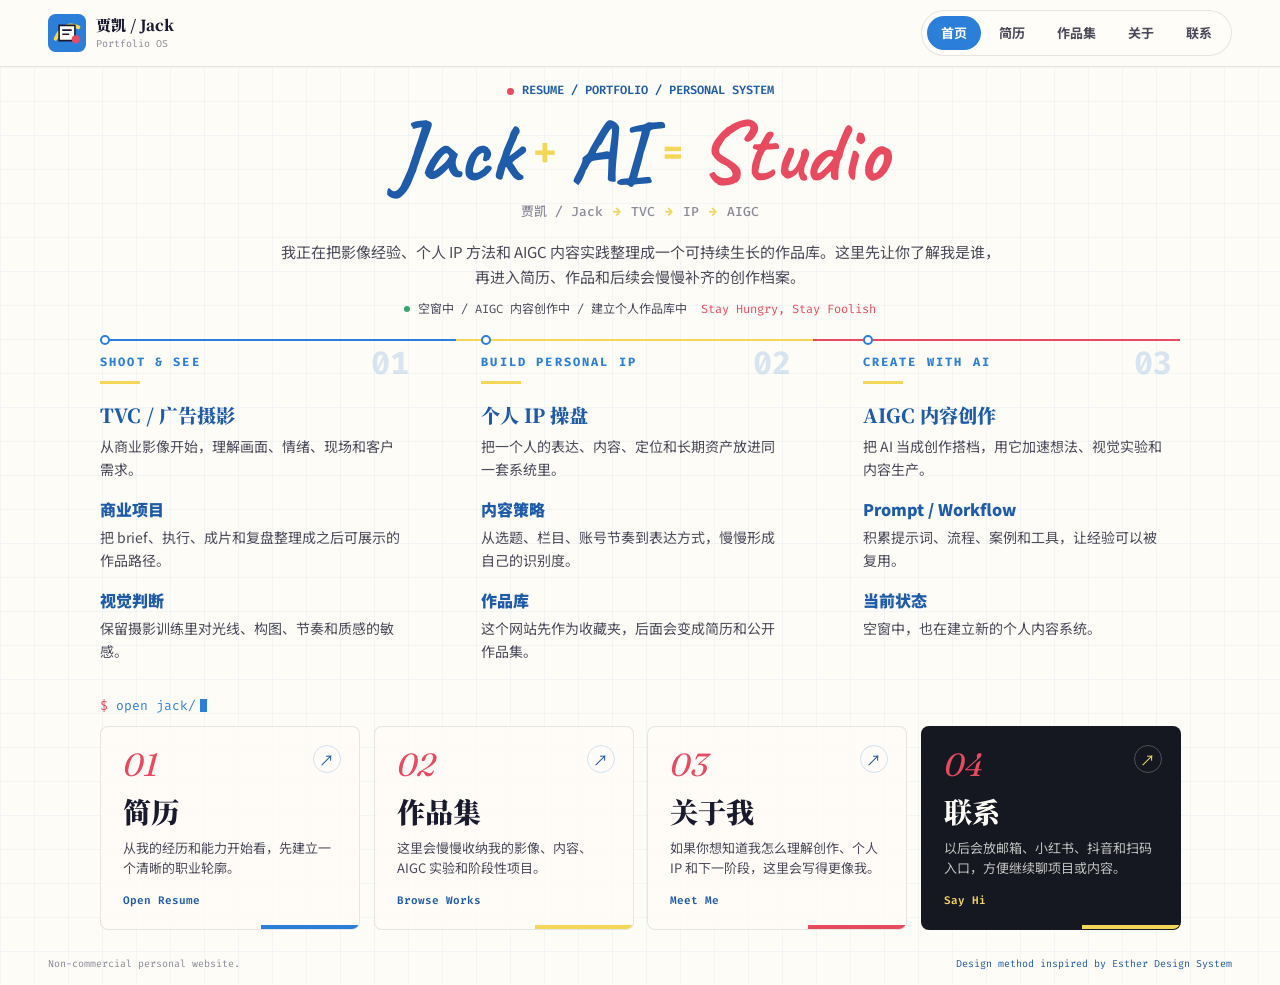
<file: index.html>
<!doctype html>
<html lang="zh-CN">
  <head>
    <meta charset="UTF-8" />
    <meta name="viewport" content="width=device-width, initial-scale=1.0" />
    <meta name="description" content="贾凯 / Jack 的个人作品集网站，作为简历入口、作品收藏与个人 IP 记录。" />
    <title>贾凯 / Jack | 首页</title>
    <link rel="preconnect" href="https://fonts.googleapis.com" />
    <link rel="preconnect" href="https://fonts.gstatic.com" crossorigin />
    <link
      href="https://fonts.googleapis.com/css2?family=Caveat:wght@600;700&family=Fira+Code:wght@400;500;600&family=Fraunces:opsz,wght,SOFT,WONK@9..144,400..900,40,1&family=Noto+Sans+SC:wght@400;500;700&family=Noto+Serif+SC:wght@700;900&display=swap"
      rel="stylesheet"
    />
    <link rel="stylesheet" href="styles.css" />
  </head>
  <body data-page="home">
    <header class="app-header">
      <a class="brand-lockup" href="index.html" aria-label="回到首页">
        <img src="assets/personal-mark.svg" alt="" class="brand-mark" />
        <span>
          <strong data-bind="name">贾凯 / Jack</strong>
          <em data-bind="handle">Portfolio OS</em>
        </span>
      </a>
      <nav class="nav-pills" aria-label="主导航">
        <a class="is-active" href="index.html" aria-current="page">首页</a>
        <a href="resume.html">简历</a>
        <a href="works.html">作品集</a>
        <a href="about.html">关于</a>
        <a href="contact.html">联系</a>
      </nav>
    </header>

    <main class="home-shell works-home">
      <section class="manifest-hero" aria-labelledby="homeTitle" data-reveal style="--reveal-order: 0">
        <p class="eyebrow manifest-eyebrow"><span class="signal-dot" aria-hidden="true"></span>Resume / Portfolio / Personal System</p>
        <h1 class="manifest-title" id="homeTitle" aria-label="Jack plus AI equals Studio">
          <span>Jack</span><i>+</i><span>AI</span><i>=</i><span>Studio</span>
        </h1>
        <p class="manifest-subline"><span>贾凯 / Jack</span><b aria-hidden="true">→</b><span>TVC</span><b aria-hidden="true">→</b><span>IP</span><b aria-hidden="true">→</b><span>AIGC</span></p>
        <p class="manifest-lead" data-bind="summary">
          我正在把影像经验、个人 IP 方法和 AIGC 内容实践整理成一个可持续生长的作品库。这里先让你了解我是谁，再进入简历、作品和后续会慢慢补齐的创作档案。
        </p>
        <div class="manifest-status">
          <span data-bind="availability">空窗中 / AIGC 内容创作中 / 建立个人作品库中</span>
          <em>Stay Hungry, Stay Foolish</em>
        </div>
      </section>

      <section class="capability-map" aria-label="个人经历地图" data-reveal style="--reveal-order: 1">
        <article class="capability-column" data-step="01">
          <p class="map-label">SHOOT & SEE</p>
          <div class="label-rule"></div>
          <h2>TVC / 广告摄影</h2>
          <p>从商业影像开始，理解画面、情绪、现场和客户需求。</p>
          <h3>商业项目</h3>
          <p>把 brief、执行、成片和复盘整理成之后可展示的作品路径。</p>
          <h3>视觉判断</h3>
          <p>保留摄影训练里对光线、构图、节奏和质感的敏感。</p>
        </article>
        <article class="capability-column" data-step="02">
          <p class="map-label">BUILD PERSONAL IP</p>
          <div class="label-rule"></div>
          <h2>个人 IP 操盘</h2>
          <p>把一个人的表达、内容、定位和长期资产放进同一套系统里。</p>
          <h3>内容策略</h3>
          <p>从选题、栏目、账号节奏到表达方式，慢慢形成自己的识别度。</p>
          <h3>作品库</h3>
          <p>这个网站先作为收藏夹，后面会变成简历和公开作品集。</p>
        </article>
        <article class="capability-column" data-step="03">
          <p class="map-label">CREATE WITH AI</p>
          <div class="label-rule"></div>
          <h2>AIGC 内容创作</h2>
          <p>把 AI 当成创作搭档，用它加速想法、视觉实验和内容生产。</p>
          <h3>Prompt / Workflow</h3>
          <p>积累提示词、流程、案例和工具，让经验可以被复用。</p>
          <h3>当前状态</h3>
          <p>空窗中，也在建立新的个人内容系统。</p>
        </article>
      </section>

      <section class="home-entries" aria-label="页面入口" data-reveal style="--reveal-order: 2">
        <p class="terminal-line"><span>$</span> open jack/<i aria-hidden="true"></i></p>
        <div class="portal-grid compact-portal">
        <a class="portal-card blue" href="resume.html" data-portal>
          <span class="portal-num">01</span>
          <span class="portal-arrow" aria-hidden="true">↗</span>
          <h2>简历</h2>
          <p>从我的经历和能力开始看，先建立一个清晰的职业轮廓。</p>
          <em>Open Resume</em>
        </a>
        <a class="portal-card yellow" href="works.html" data-portal>
          <span class="portal-num">02</span>
          <span class="portal-arrow" aria-hidden="true">↗</span>
          <h2>作品集</h2>
          <p>这里会慢慢收纳我的影像、内容、AIGC 实验和阶段性项目。</p>
          <em>Browse Works</em>
        </a>
        <a class="portal-card red" href="about.html" data-portal>
          <span class="portal-num">03</span>
          <span class="portal-arrow" aria-hidden="true">↗</span>
          <h2>关于我</h2>
          <p>如果你想知道我怎么理解创作、个人 IP 和下一阶段，这里会写得更像我。</p>
          <em>Meet Me</em>
        </a>
        <a class="portal-card dark" href="contact.html" data-portal>
          <span class="portal-num">04</span>
          <span class="portal-arrow" aria-hidden="true">↗</span>
          <h2>联系</h2>
          <p>以后会放邮箱、小红书、抖音和扫码入口，方便继续聊项目或内容。</p>
          <em>Say Hi</em>
        </a>
        </div>
      </section>
    </main>

    <footer class="site-credit">
      <span>Non-commercial personal website.</span>
      <a href="https://github.com/esthersjw/esther-design-system" target="_blank" rel="noreferrer">
        Design method inspired by Esther Design System
      </a>
    </footer>

    <div class="page-transition" aria-hidden="true"></div>

    <script src="data.js"></script>
    <script src="app.js"></script>
  </body>
</html>
</file>
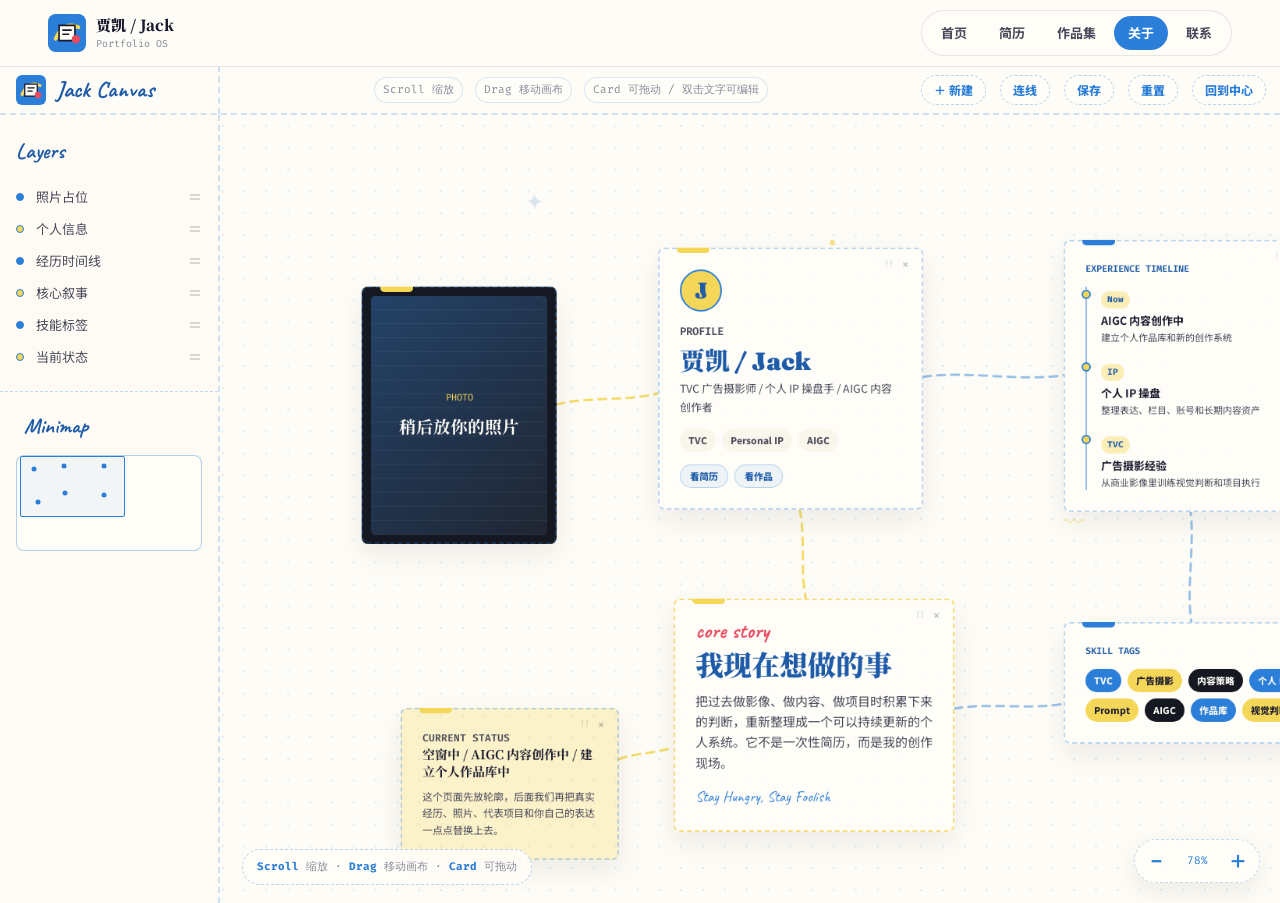
<file: about.html>
<!doctype html>
<html lang="zh-CN">
  <head>
    <meta charset="UTF-8" />
    <meta name="viewport" content="width=device-width, initial-scale=1.0" />
    <title>贾凯 / Jack | 关于我</title>
    <link rel="preconnect" href="https://fonts.googleapis.com" />
    <link rel="preconnect" href="https://fonts.gstatic.com" crossorigin />
    <link
      href="https://fonts.googleapis.com/css2?family=Caveat:wght@600;700&family=Fira+Code:wght@400;500;600&family=Fraunces:opsz,wght,SOFT,WONK@9..144,400..900,40,1&family=Noto+Sans+SC:wght@400;500;700&family=Noto+Serif+SC:wght@700;900&display=swap"
      rel="stylesheet"
    />
    <link rel="stylesheet" href="styles.css" />
  </head>
  <body data-page="about">
    <header class="app-header">
      <a class="brand-lockup" href="index.html">
        <img src="assets/personal-mark.svg" alt="" class="brand-mark" />
        <span><strong data-bind="name">贾凯 / Jack</strong><em data-bind="handle">Portfolio OS</em></span>
      </a>
      <nav class="nav-pills" aria-label="主导航">
        <a href="index.html">首页</a>
        <a href="resume.html">简历</a>
        <a href="works.html">作品集</a>
        <a class="is-active" href="about.html">关于</a>
        <a href="contact.html">联系</a>
      </nav>
    </header>

    <main class="about-os-app" aria-label="关于我的个人系统画布">
      <div class="about-toolbar">
        <div class="canvas-brand" aria-label="Jack Canvas">
          <img src="assets/personal-mark.svg" alt="" />
          <span>Jack Canvas</span>
        </div>
        <div class="about-toolbar-center">
          <span>Scroll 缩放</span>
          <span>Drag 移动画布</span>
          <span>Card 可拖动 / 双击文字可编辑</span>
        </div>
        <button class="tb-connect" type="button" id="aboutAddCard">＋ 新建</button>
        <button class="tb-connect" type="button" id="aboutConnectMode">连线</button>
        <button class="tb-connect" type="button" id="aboutSaveCanvas">保存</button>
        <button class="tb-connect" type="button" id="aboutClearCanvas">重置</button>
        <button class="tb-connect" type="button" id="aboutResetView">回到中心</button>
      </div>

      <div class="about-template-panel" id="aboutTemplatePanel" aria-hidden="true">
        <p class="hand-layer">New Card</p>
        <button type="button" data-card-template="text"><strong>文字卡</strong><span>标题 + 正文</span></button>
        <button type="button" data-card-template="quote"><strong>引用卡</strong><span>一句话 / 座右铭</span></button>
        <button type="button" data-card-template="sticky"><strong>便利贴</strong><span>短想法</span></button>
        <button type="button" data-card-template="dark"><strong>深色卡</strong><span>重点模块</span></button>
        <button type="button" data-card-template="link"><strong>链接卡</strong><span>跳转页面或外链</span></button>
        <button type="button" data-card-template="tags"><strong>标签卡</strong><span>技能 / 关键词</span></button>
      </div>

      <aside class="canvas-sidebar about-layer-sidebar" aria-label="画布图层">
        <div class="layer-panel" id="aboutLayerPanel">
          <p class="hand-layer">Layers</p>
          <button class="layer-row is-active" type="button" data-focus-card="about-card-profile"><span></span>个人信息<em></em></button>
          <button class="layer-row" type="button" data-focus-card="about-card-photo"><span></span>照片占位<em></em></button>
          <button class="layer-row" type="button" data-focus-card="about-card-timeline"><span></span>经历时间线<em></em></button>
          <button class="layer-row" type="button" data-focus-card="about-card-story"><span></span>核心叙事<em></em></button>
          <button class="layer-row" type="button" data-focus-card="about-card-skills"><span></span>技能标签<em></em></button>
          <button class="layer-row" type="button" data-focus-card="about-card-now"><span></span>当前状态<em></em></button>
        </div>
        <div class="minimap-card">
          <p class="hand-layer">Minimap</p>
          <div class="mini-map" id="aboutMiniMap" aria-label="画布缩略图">
            <div class="minimap-viewport-lite" id="aboutMiniViewport"></div>
          </div>
        </div>
      </aside>

      <section class="about-canvas-area" id="aboutCanvasArea">
        <div class="about-canvas-grid" id="aboutCanvasGrid"></div>
        <div class="about-canvas-transform" id="aboutCanvasTransform">
          <svg class="about-connections-svg" id="aboutConnectionsSvg" viewBox="0 0 2400 1600" aria-hidden="true"></svg>

          <div class="canvas-deco star" style="left: 430px; top: 86px">✦</div>
          <div class="canvas-deco dot" style="left: 820px; top: 160px"></div>
          <div class="canvas-deco wave" style="left: 1120px; top: 500px">〰</div>
          <div class="canvas-deco star" style="left: 1560px; top: 720px">✦</div>

          <article class="about-card about-card-photo" id="about-card-photo" data-card-title="照片占位" style="left: 220px; top: 220px">
            <div class="card-tape yellow"></div>
            <div class="card-controls"><span>⋮⋮</span><button type="button" data-delete-card aria-label="删除卡片">×</button></div>
            <div class="photo-placeholder">
              <span>PHOTO</span>
              <strong>稍后放你的照片</strong>
            </div>
          </article>

          <article class="about-card about-card-profile" id="about-card-profile" data-card-title="个人信息" style="left: 600px; top: 170px">
            <div class="card-tape yellow"></div>
            <div class="card-controls"><span>⋮⋮</span><button type="button" data-delete-card aria-label="删除卡片">×</button></div>
            <div class="avatar-chip">J</div>
            <p class="eyebrow">Profile</p>
            <h1 contenteditable="true" spellcheck="false">贾凯 / Jack</h1>
            <p contenteditable="true" spellcheck="false">TVC 广告摄影师 / 个人 IP 操盘手 / AIGC 内容创作者</p>
            <div class="tag-row compact-tags">
              <span class="pill">TVC</span>
              <span class="pill">Personal IP</span>
              <span class="pill">AIGC</span>
            </div>
            <div class="mini-actions">
              <a href="resume.html">看简历</a>
              <a href="works.html">看作品</a>
            </div>
          </article>

          <article class="about-card about-card-timeline" id="about-card-timeline" data-card-title="经历时间线" style="left: 1120px; top: 160px">
            <div class="card-tape blue"></div>
            <div class="card-controls"><span>⋮⋮</span><button type="button" data-delete-card aria-label="删除卡片">×</button></div>
            <p class="eyebrow">Experience Timeline</p>
            <div class="canvas-timeline">
              <div><time>Now</time><strong>AIGC 内容创作中</strong><span>建立个人作品库和新的创作系统</span></div>
              <div><time>IP</time><strong>个人 IP 操盘</strong><span>整理表达、栏目、账号和长期内容资产</span></div>
              <div><time>TVC</time><strong>广告摄影经验</strong><span>从商业影像里训练视觉判断和项目执行</span></div>
            </div>
          </article>

          <article class="about-card about-card-story" id="about-card-story" data-card-title="核心叙事" style="left: 620px; top: 620px">
            <div class="card-tape yellow"></div>
            <div class="card-controls"><span>⋮⋮</span><button type="button" data-delete-card aria-label="删除卡片">×</button></div>
            <p class="hand-note">core story</p>
            <h2 contenteditable="true" spellcheck="false">我现在想做的事</h2>
            <p contenteditable="true" spellcheck="false">
              把过去做影像、做内容、做项目时积累下来的判断，重新整理成一个可以持续更新的个人系统。它不是一次性简历，而是我的创作现场。
            </p>
            <em>Stay Hungry, Stay Foolish</em>
          </article>

          <article class="about-card about-card-skills" id="about-card-skills" data-card-title="技能标签" style="left: 1120px; top: 650px">
            <div class="card-tape blue"></div>
            <div class="card-controls"><span>⋮⋮</span><button type="button" data-delete-card aria-label="删除卡片">×</button></div>
            <p class="eyebrow">Skill Tags</p>
            <div class="floating-tags">
              <span>TVC</span>
              <span>广告摄影</span>
              <span>内容策略</span>
              <span>个人 IP</span>
              <span>Prompt</span>
              <span>AIGC</span>
              <span>作品库</span>
              <span>视觉判断</span>
            </div>
          </article>

          <article class="about-card about-card-now" id="about-card-now" data-card-title="当前状态" style="left: 270px; top: 760px">
            <div class="card-tape yellow"></div>
            <div class="card-controls"><span>⋮⋮</span><button type="button" data-delete-card aria-label="删除卡片">×</button></div>
            <p class="eyebrow">Current Status</p>
            <strong>空窗中 / AIGC 内容创作中 / 建立个人作品库中</strong>
            <p>这个页面先放轮廓，后面我们再把真实经历、照片、代表项目和你自己的表达一点点替换上去。</p>
          </article>
        </div>

        <div class="zoom-controls about-zoom-controls">
          <button class="zoom-btn" type="button" id="aboutZoomOut">−</button>
          <span class="zoom-pct" id="aboutZoomPct">85%</span>
          <button class="zoom-btn" type="button" id="aboutZoomIn">＋</button>
        </div>
        <div class="canvas-help">
          <span>Scroll</span> 缩放 · <span>Drag</span> 移动画布 · <span>Card</span> 可拖动
        </div>
      </section>
    </main>

    <script src="data.js"></script>
    <script src="app.js"></script>
  </body>
</html>
</file>
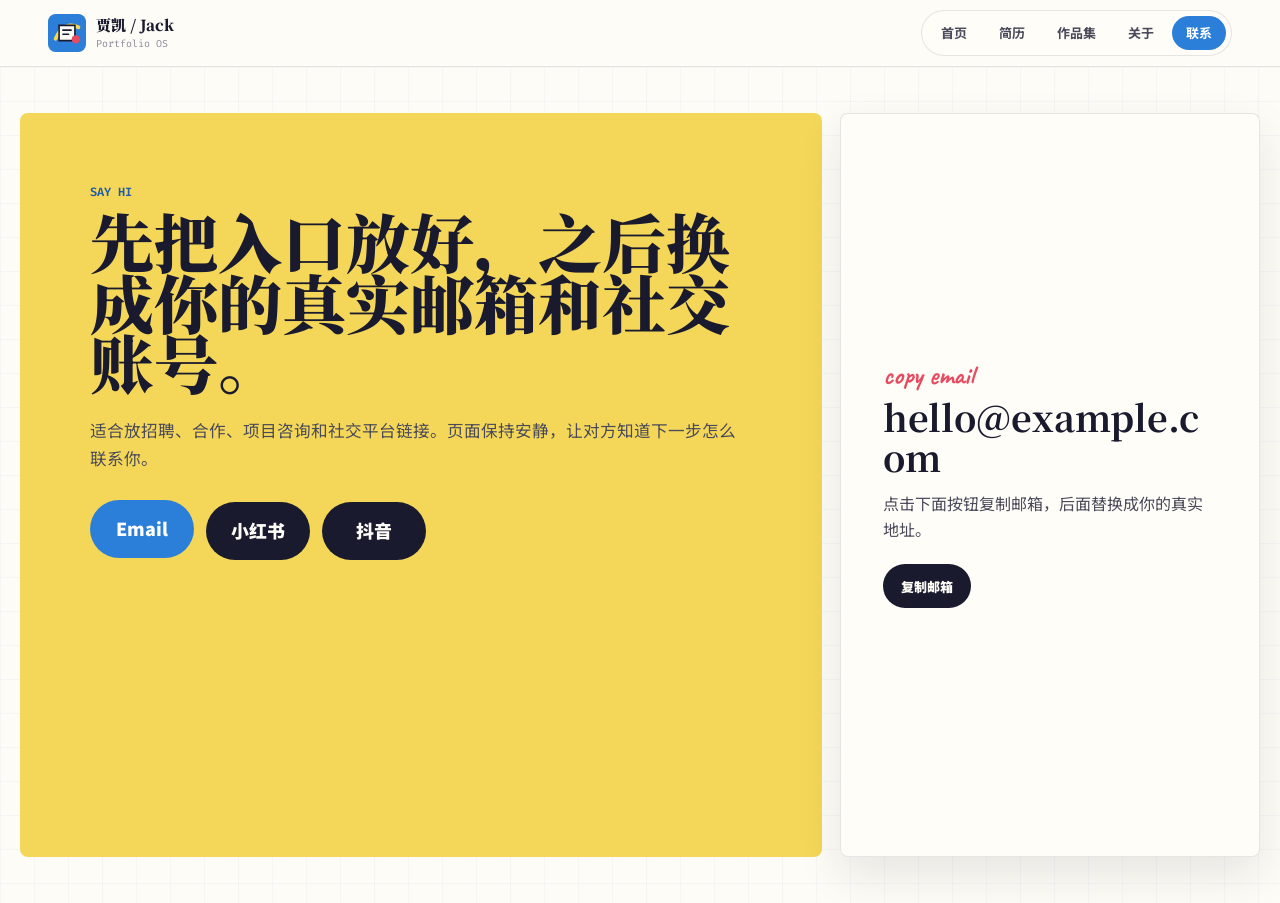
<file: contact.html>
<!doctype html>
<html lang="zh-CN">
  <head>
    <meta charset="UTF-8" />
    <meta name="viewport" content="width=device-width, initial-scale=1.0" />
    <title>个人作品集 | 联系</title>
    <link rel="preconnect" href="https://fonts.googleapis.com" />
    <link rel="preconnect" href="https://fonts.gstatic.com" crossorigin />
    <link
      href="https://fonts.googleapis.com/css2?family=Caveat:wght@600;700&family=Fira+Code:wght@400;500;600&family=Fraunces:opsz,wght,SOFT,WONK@9..144,400..900,40,1&family=Noto+Sans+SC:wght@400;500;700&family=Noto+Serif+SC:wght@700;900&display=swap"
      rel="stylesheet"
    />
    <link rel="stylesheet" href="styles.css" />
  </head>
  <body data-page="contact">
    <header class="app-header">
      <a class="brand-lockup" href="index.html">
        <img src="assets/personal-mark.svg" alt="" class="brand-mark" />
        <span><strong data-bind="name">你的名字</strong><em data-bind="handle">Portfolio OS</em></span>
      </a>
      <nav class="nav-pills" aria-label="主导航">
        <a href="index.html">首页</a>
        <a href="resume.html">简历</a>
        <a href="works.html">作品集</a>
        <a href="about.html">关于</a>
        <a class="is-active" href="contact.html">联系</a>
      </nav>
    </header>

    <main class="page-shell contact-layout">
      <section class="contact-panel">
        <p class="eyebrow">Say Hi</p>
        <h1>先把入口放好，之后换成你的真实邮箱和社交账号。</h1>
        <p class="lead">适合放招聘、合作、项目咨询和社交平台链接。页面保持安静，让对方知道下一步怎么联系你。</p>
        <div class="contact-actions" aria-label="联系方式">
          <button class="contact-pill is-active" type="button" data-contact-card="email">Email</button>
          <button class="contact-pill" type="button" data-contact-card="xiaohongshu">小红书</button>
          <button class="contact-pill" type="button" data-contact-card="douyin">抖音</button>
        </div>
      </section>
      <aside class="contact-flip-scene" aria-live="polite">
        <div class="contact-flip-card" id="contactFlipCard">
          <article class="contact-card-face contact-card-front" id="contactCardFace">
            <p class="hand-note" id="contactCardKicker">copy email</p>
            <strong id="contactCardTitle">hello@example.com</strong>
            <p id="contactCardBody">点击下面按钮复制邮箱，后面替换成你的真实地址。</p>
            <button class="copy-email" type="button" id="copyEmail">复制邮箱</button>
          </article>
          <article class="contact-card-face contact-card-back" id="contactCardBack">
            <p class="hand-note">scan me</p>
            <strong>扫码关注</strong>
            <div class="qr-placeholder">QR</div>
            <p>后面这里换成二维码图片。</p>
          </article>
        </div>
      </aside>
    </main>

    <script src="data.js"></script>
    <script src="app.js"></script>
  </body>
</html>
</file>
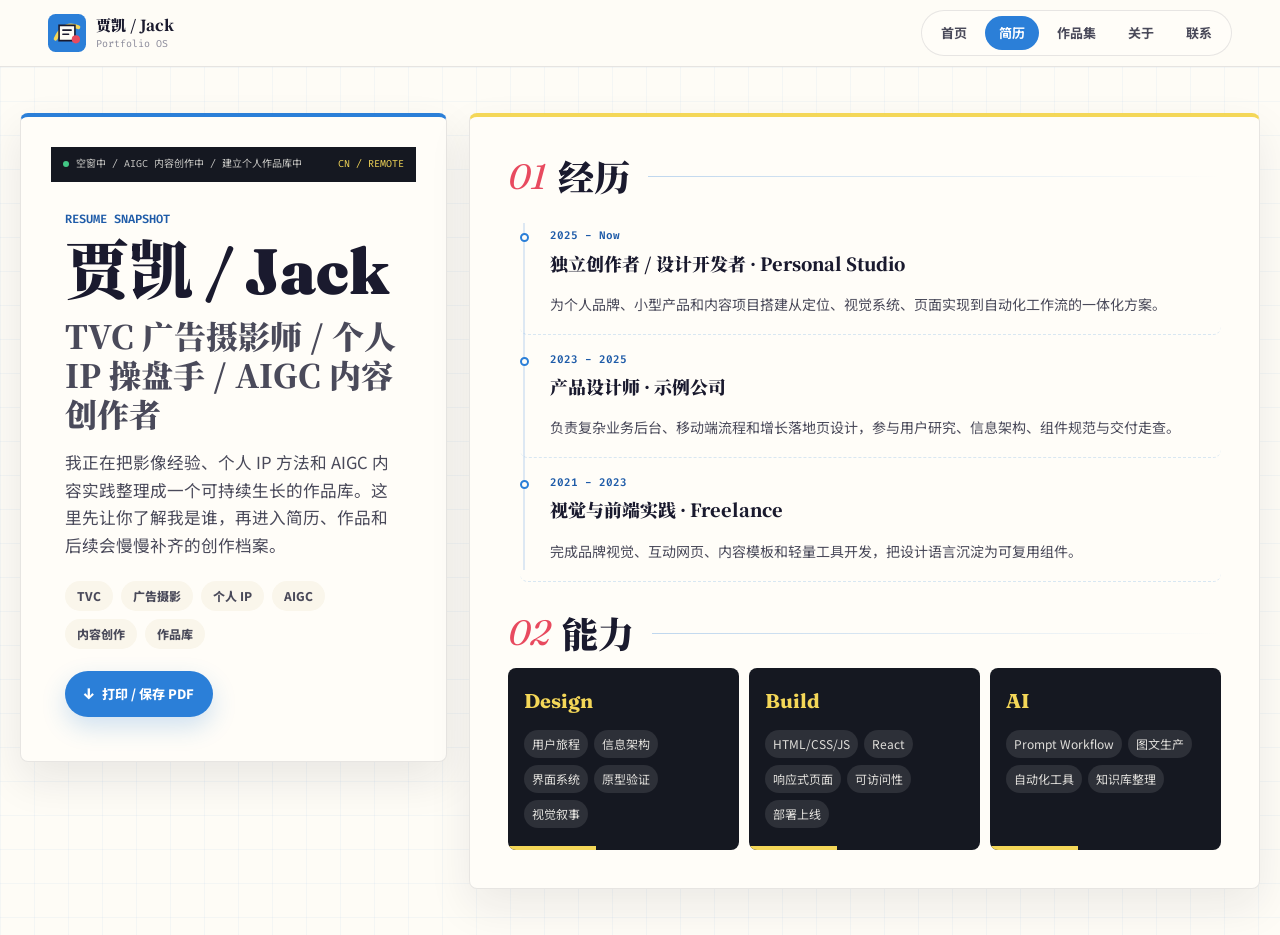
<file: resume.html>
<!doctype html>
<html lang="zh-CN">
  <head>
    <meta charset="UTF-8" />
    <meta name="viewport" content="width=device-width, initial-scale=1.0" />
    <title>个人作品集 | 简历</title>
    <link rel="preconnect" href="https://fonts.googleapis.com" />
    <link rel="preconnect" href="https://fonts.gstatic.com" crossorigin />
    <link
      href="https://fonts.googleapis.com/css2?family=Caveat:wght@600;700&family=Fira+Code:wght@400;500;600&family=Fraunces:opsz,wght,SOFT,WONK@9..144,400..900,40,1&family=Noto+Sans+SC:wght@400;500;700&family=Noto+Serif+SC:wght@700;900&display=swap"
      rel="stylesheet"
    />
    <link rel="stylesheet" href="styles.css" />
  </head>
  <body data-page="resume">
    <header class="app-header">
      <a class="brand-lockup" href="index.html">
        <img src="assets/personal-mark.svg" alt="" class="brand-mark" />
        <span><strong data-bind="name">你的名字</strong><em data-bind="handle">Portfolio OS</em></span>
      </a>
      <nav class="nav-pills" aria-label="主导航">
        <a href="index.html">首页</a>
        <a class="is-active" href="resume.html" aria-current="page">简历</a>
        <a href="works.html">作品集</a>
        <a href="about.html">关于</a>
        <a href="contact.html">联系</a>
      </nav>
    </header>

    <div class="resume-progress" aria-hidden="true"><span id="resumeProgressBar"></span></div>

    <main class="page-shell resume-layout">
      <section class="resume-profile" data-resume-reveal style="--resume-order: 0">
        <div class="resume-statusline">
          <span data-bind="availability">空窗中 / AIGC 内容创作中</span>
          <i>CN / REMOTE</i>
        </div>
        <p class="eyebrow">Resume Snapshot</p>
        <h1><span data-bind="name">你的名字</span><small data-bind="role">产品设计 / 前端创作 / AI 工作流</small></h1>
        <p class="lead" data-bind="summary"></p>
        <div class="tag-row" id="tagList"></div>
        <button class="primary-action" type="button" id="printResume"><span aria-hidden="true">↓</span>打印 / 保存 PDF</button>
      </section>

      <section class="resume-board" data-resume-reveal style="--resume-order: 1">
        <div class="board-section" data-resume-section>
          <div class="section-heading">
            <span>01</span>
            <h2>经历</h2>
          </div>
          <div class="timeline" id="experienceList"></div>
        </div>
        <div class="board-section" data-resume-section>
          <div class="section-heading">
            <span>02</span>
            <h2>能力</h2>
          </div>
          <div class="skill-grid compact" id="skillList"></div>
        </div>
      </section>
    </main>

    <script src="data.js"></script>
    <script src="app.js"></script>
  </body>
</html>
</file>
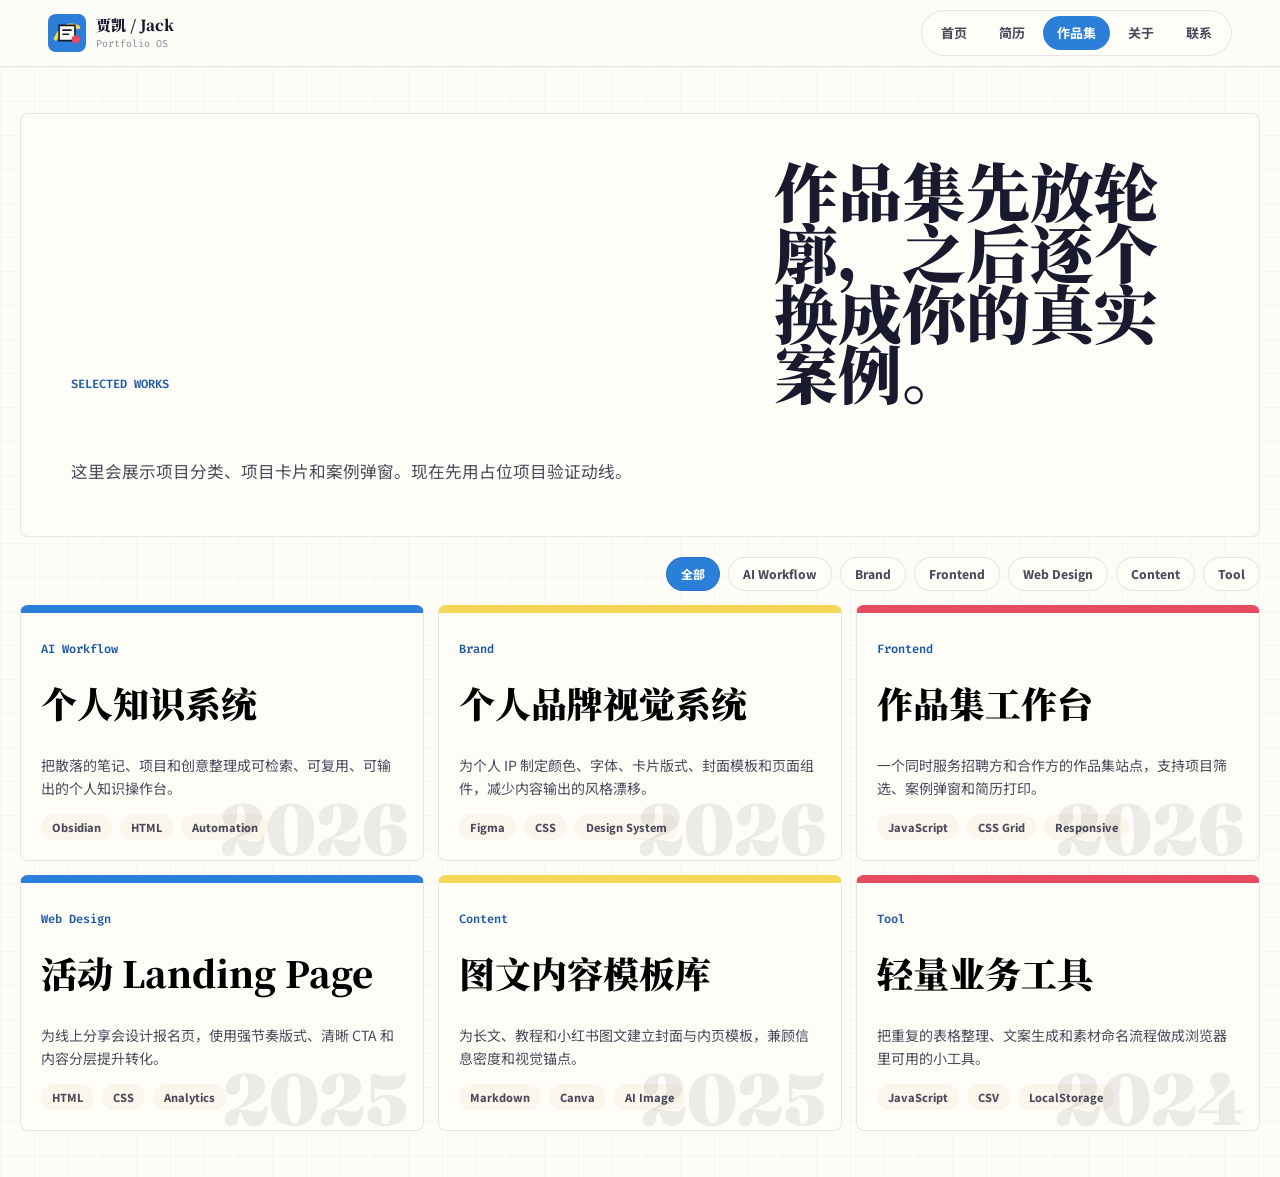
<file: works.html>
<!doctype html>
<html lang="zh-CN">
  <head>
    <meta charset="UTF-8" />
    <meta name="viewport" content="width=device-width, initial-scale=1.0" />
    <title>个人作品集 | 作品集</title>
    <link rel="preconnect" href="https://fonts.googleapis.com" />
    <link rel="preconnect" href="https://fonts.gstatic.com" crossorigin />
    <link
      href="https://fonts.googleapis.com/css2?family=Caveat:wght@600;700&family=Fira+Code:wght@400;500;600&family=Fraunces:opsz,wght,SOFT,WONK@9..144,400..900,40,1&family=Noto+Sans+SC:wght@400;500;700&family=Noto+Serif+SC:wght@700;900&display=swap"
      rel="stylesheet"
    />
    <link rel="stylesheet" href="styles.css" />
  </head>
  <body data-page="works">
    <header class="app-header">
      <a class="brand-lockup" href="index.html">
        <img src="assets/personal-mark.svg" alt="" class="brand-mark" />
        <span><strong data-bind="name">你的名字</strong><em data-bind="handle">Portfolio OS</em></span>
      </a>
      <nav class="nav-pills" aria-label="主导航">
        <a href="index.html">首页</a>
        <a href="resume.html">简历</a>
        <a class="is-active" href="works.html">作品集</a>
        <a href="about.html">关于</a>
        <a href="contact.html">联系</a>
      </nav>
    </header>

    <main class="page-shell">
      <section class="page-intro">
        <p class="eyebrow">Selected Works</p>
        <h1>作品集先放轮廓，之后逐个换成你的真实案例。</h1>
        <p class="lead">这里会展示项目分类、项目卡片和案例弹窗。现在先用占位项目验证动线。</p>
      </section>
      <section class="works-toolbar">
        <div class="filter-tabs" id="filterTabs" aria-label="作品分类筛选"></div>
      </section>
      <section class="project-grid" id="projectGrid" aria-label="项目列表"></section>
    </main>

    <div class="modal" id="projectModal" aria-hidden="true">
      <div class="modal-backdrop" data-close-modal></div>
      <article class="modal-panel" role="dialog" aria-modal="true" aria-labelledby="modalTitle">
        <button class="modal-close" type="button" data-close-modal aria-label="关闭">×</button>
        <p class="eyebrow" id="modalCategory"></p>
        <h2 id="modalTitle"></h2>
        <p id="modalSummary"></p>
        <dl class="case-meta">
          <div><dt>Impact</dt><dd id="modalImpact"></dd></div>
          <div><dt>Role</dt><dd id="modalRole"></dd></div>
          <div><dt>Tools</dt><dd id="modalTools"></dd></div>
        </dl>
      </article>
    </div>

    <script src="data.js"></script>
    <script src="app.js"></script>
  </body>
</html>
</file>
<file: styles.css>
:root {
  --blue: #2b7fd8;
  --blue-deep: #1e5ba8;
  --yellow: #f4d758;
  --red: #e84a5f;
  --cream: #fefcf6;
  --cream-dark: #faf6eb;
  --ink: #1a1a2e;
  --ink-light: #4a4a5a;
  --ink-faint: #8a8a9a;
  --dark: #151821;
  --paper: #fffdf8;
  --line: rgba(26, 26, 46, 0.1);
  --shadow: 0 18px 45px rgba(26, 26, 46, 0.1);
  --radius: 8px;
  --ease: cubic-bezier(0.16, 1, 0.3, 1);
}

*,
*::before,
*::after {
  box-sizing: border-box;
}

html {
  min-width: 320px;
}

body {
  margin: 0;
  overflow-x: hidden;
  background:
    radial-gradient(circle at 18% 24%, rgba(244, 215, 88, 0.28) 0 90px, transparent 92px),
    linear-gradient(90deg, rgba(43, 127, 216, 0.045) 1px, transparent 1px),
    linear-gradient(0deg, rgba(43, 127, 216, 0.045) 1px, transparent 1px),
    var(--cream);
  background-size: auto, 34px 34px, 34px 34px;
  color: var(--ink);
  font-family: "Noto Sans SC", system-ui, sans-serif;
  font-size: 16px;
  line-height: 1.65;
  letter-spacing: 0;
  -webkit-font-smoothing: antialiased;
}

body[data-page="home"] {
  --home-bg-x: 0px;
  --home-bg-y: 0px;
  display: grid;
  grid-template-rows: auto minmax(0, 1fr) auto;
  min-height: 100dvh;
  background:
    linear-gradient(90deg, rgba(43, 127, 216, 0.052) 1px, transparent 1px),
    linear-gradient(0deg, rgba(43, 127, 216, 0.052) 1px, transparent 1px),
    var(--cream);
  background-position: var(--home-bg-x) var(--home-bg-y);
  background-size: 34px 34px;
}

body[data-page="home"] .app-header {
  transition: background 0.25s ease, border-color 0.25s ease, transform 0.25s var(--ease);
}

::selection {
  background: var(--yellow);
  color: var(--ink);
}

a {
  color: inherit;
}

button {
  font: inherit;
}

.app-header {
  position: sticky;
  top: 0;
  z-index: 40;
  display: flex;
  align-items: center;
  justify-content: space-between;
  gap: 18px;
  min-height: 64px;
  padding: 10px clamp(16px, 4vw, 48px);
  background: rgba(254, 252, 246, 0.94);
  border-bottom: 1px solid var(--line);
  backdrop-filter: blur(14px);
}

.brand-lockup {
  display: inline-flex;
  align-items: center;
  gap: 10px;
  min-width: 182px;
  text-decoration: none;
}

.brand-mark {
  width: 38px;
  height: 38px;
  flex: 0 0 38px;
}

.brand-lockup strong,
.brand-lockup em {
  display: block;
  line-height: 1.1;
}

.brand-lockup strong {
  font-family: "Noto Serif SC", serif;
  font-size: 15px;
  font-weight: 900;
}

.brand-lockup em {
  margin-top: 4px;
  color: var(--ink-faint);
  font-family: "Fira Code", monospace;
  font-size: 10px;
  font-style: normal;
}

.nav-pills {
  display: inline-flex;
  gap: 4px;
  padding: 5px;
  overflow-x: auto;
  background: var(--paper);
  border: 1px solid var(--line);
  border-radius: 999px;
}

.nav-pills a {
  display: inline-flex;
  align-items: center;
  justify-content: center;
  min-height: 34px;
  padding: 0 14px;
  border-radius: 999px;
  color: var(--ink-light);
  font-size: 13px;
  font-weight: 700;
  text-decoration: none;
  white-space: nowrap;
  transition: background 0.22s ease, color 0.22s ease, transform 0.22s var(--ease);
}

.nav-pills a:hover,
.nav-pills a.is-active {
  background: var(--blue);
  color: #fff;
}

.nav-pills a:hover {
  transform: translateY(-1px);
}

.nav-pills a:focus-visible,
.portal-card:focus-visible,
.brand-lockup:focus-visible {
  outline: 3px solid rgba(244, 215, 88, 0.9);
  outline-offset: 3px;
}

.home-shell,
.page-shell {
  width: min(1240px, calc(100% - 36px));
  margin: 0 auto;
}

.home-shell {
  display: grid;
  gap: clamp(20px, 3vw, 32px);
  min-width: 0;
  min-height: calc(100dvh - 112px);
  padding: clamp(20px, 4vw, 44px) 0 24px;
}

.works-home {
  align-content: center;
  gap: clamp(16px, 2.2vh, 24px);
  width: min(1080px, calc(100% - 36px));
  min-height: 0;
  padding: clamp(12px, 1.6vh, 18px) 0;
}

.manifest-hero {
  display: grid;
  justify-items: center;
  min-width: 0;
  width: 100%;
  text-align: center;
  perspective: 900px;
}

.manifest-eyebrow {
  display: inline-flex;
  align-items: center;
  gap: 8px;
}

.signal-dot {
  width: 7px;
  height: 7px;
  border-radius: 50%;
  background: var(--red);
  box-shadow: 0 0 0 0 rgba(232, 74, 95, 0.32);
  animation: signalPulse 2.2s ease-out infinite;
}

.manifest-title {
  display: flex;
  flex-wrap: wrap;
  align-items: baseline;
  justify-content: center;
  gap: 0 0.16em;
  max-width: 960px;
  margin: 0 0 10px;
  color: var(--blue-deep);
  font-family: "Caveat", "Fraunces", cursive;
  font-size: 5.4rem;
  font-weight: 700;
  line-height: 0.9;
  overflow-wrap: anywhere;
  transform: rotateX(var(--title-rx, 0deg)) rotateY(var(--title-ry, 0deg));
  transition: transform 0.35s var(--ease);
  will-change: transform;
}

.manifest-title span {
  display: inline-block;
  transition: color 0.25s ease, transform 0.35s var(--ease);
}

.manifest-title span:last-child {
  color: var(--red);
}

.manifest-title i {
  color: var(--yellow);
  font-family: "Fira Code", monospace;
  font-size: 0.42em;
  font-style: normal;
  transform: translateY(-0.45em);
}

.manifest-title:hover span:nth-of-type(2) {
  transform: translateY(-3px);
}

.manifest-subline {
  display: flex;
  flex-wrap: wrap;
  align-items: center;
  justify-content: center;
  gap: 6px 10px;
  justify-self: stretch;
  width: 100%;
  max-width: 100%;
  margin-bottom: 18px;
  color: var(--ink-faint);
  font-family: "Fira Code", "Noto Sans SC", monospace;
  font-size: 13px;
  font-weight: 500;
  overflow-wrap: anywhere;
}

.manifest-subline b {
  color: var(--yellow);
  font-weight: 700;
}

.manifest-lead {
  justify-self: center;
  width: 100%;
  max-width: 720px;
  margin-bottom: 10px;
  color: var(--ink-light);
  font-size: 15px;
}

.manifest-status {
  justify-self: center;
  max-width: 100%;
  display: inline-flex;
  flex-wrap: wrap;
  justify-content: center;
  gap: 8px 14px;
  color: var(--ink-light);
  font-family: "Fira Code", "Noto Sans SC", monospace;
  font-size: 12px;
}

.manifest-status span {
  position: relative;
  padding-left: 14px;
}

.manifest-status span::before {
  content: "";
  position: absolute;
  left: 0;
  top: 0.72em;
  width: 6px;
  height: 6px;
  border-radius: 50%;
  background: #36a56f;
  transform: translateY(-50%);
}

.manifest-status em {
  color: var(--red);
  font-style: normal;
}

.capability-map {
  position: relative;
  display: grid;
  grid-template-columns: repeat(3, minmax(0, 1fr));
  gap: clamp(24px, 5vw, 64px);
}

.capability-column {
  position: relative;
  min-width: 0;
  padding: 14px 14px 12px 0;
  transition: transform 0.3s var(--ease), color 0.3s ease;
}

.capability-column::before {
  content: attr(data-step);
  position: absolute;
  right: 8px;
  top: 8px;
  color: rgba(43, 127, 216, 0.18);
  font-family: "Fira Code", monospace;
  font-size: 2rem;
  font-weight: 700;
  line-height: 1;
  transition: color 0.25s ease, transform 0.3s var(--ease);
}

.capability-column:hover {
  transform: translateY(-4px);
}

.capability-column:hover::before {
  color: rgba(232, 74, 95, 0.55);
  transform: translateY(-2px);
}

.map-label {
  margin-bottom: 8px;
  color: var(--blue);
  font-family: "Fira Code", monospace;
  font-size: 12px;
  font-weight: 700;
  letter-spacing: 0.18em;
}

.label-rule {
  width: 40px;
  height: 3px;
  margin-bottom: 20px;
  background: var(--yellow);
  transform-origin: left center;
  transition: width 0.35s var(--ease), background 0.25s ease;
}

.capability-column:hover .label-rule {
  width: 72px;
  background: var(--red);
}

.capability-column h2 {
  margin-bottom: 8px;
  color: var(--blue-deep);
  font-size: 1.2rem;
}

.capability-column h3 {
  margin: 18px 0 6px;
  color: var(--blue-deep);
  font-family: "Noto Sans SC", system-ui, sans-serif;
  font-size: 1rem;
  font-weight: 900;
}

.capability-column p:not(.map-label) {
  margin-bottom: 0;
  color: var(--ink-light);
  font-size: 14px;
}

.home-entries {
  display: grid;
  gap: 10px;
}

.terminal-line {
  margin: 0;
  color: var(--blue);
  font-family: "Fira Code", monospace;
  font-size: 13px;
}

.terminal-line span {
  color: var(--red);
}

.terminal-line i {
  display: inline-block;
  width: 7px;
  height: 1em;
  margin-left: 4px;
  background: var(--blue);
  vertical-align: -0.15em;
  animation: terminalBlink 1s steps(1, end) infinite;
}

.home-hero {
  display: grid;
  grid-template-columns: minmax(0, 1fr) minmax(320px, 440px);
  gap: clamp(24px, 4vw, 54px);
  align-items: stretch;
  min-width: 0;
}

.hero-copy,
.status-panel,
.canvas-panel,
.portal-card,
.resume-profile,
.resume-board,
.page-intro,
.contact-panel,
.contact-note {
  border-radius: var(--radius);
}

.hero-copy {
  min-width: 0;
  min-height: 330px;
  padding: clamp(28px, 5vw, 58px);
  background: var(--paper);
  border: 1px solid var(--line);
  box-shadow: 0 10px 28px rgba(26, 26, 46, 0.06);
}

.eyebrow {
  margin: 0 0 12px;
  color: var(--blue-deep);
  font-family: "Fira Code", monospace;
  font-size: 12px;
  font-weight: 600;
  letter-spacing: 0;
  text-transform: uppercase;
}

h1,
h2,
h3,
p {
  margin-top: 0;
}

h1 {
  margin-bottom: 20px;
  font-family: "Fraunces", "Noto Serif SC", serif;
  font-size: clamp(3rem, 6.6vw, 6.2rem);
  font-weight: 900;
  line-height: 0.95;
}

h1 small {
  display: block;
  max-width: 820px;
  margin-top: 18px;
  color: var(--ink-light);
  font-family: "Noto Serif SC", serif;
  font-size: clamp(1.3rem, 2.5vw, 2.2rem);
  font-weight: 900;
  line-height: 1.22;
  overflow-wrap: anywhere;
}

h2 {
  font-family: "Noto Serif SC", serif;
  font-size: clamp(1.45rem, 3vw, 2.25rem);
  font-weight: 900;
  line-height: 1.18;
}

h3 {
  font-family: "Noto Serif SC", serif;
  font-size: 1.12rem;
  font-weight: 900;
  line-height: 1.3;
}

.lead {
  max-width: 760px;
  margin-bottom: 0;
  color: var(--ink-light);
  font-size: clamp(1rem, 1.3vw, 1.12rem);
  overflow-wrap: anywhere;
}

.status-panel {
  min-height: 330px;
  padding: 14px;
  background: var(--blue);
  border: 10px solid #282830;
  color: #fff;
  box-shadow: var(--shadow);
}

.canvas-panel {
  min-width: 0;
  min-height: 330px;
  padding: 14px;
  overflow: hidden;
  background: var(--dark);
  border: 10px solid #282830;
  color: #fff;
  box-shadow: var(--shadow);
}

.canvas-stage {
  position: relative;
  max-width: 100%;
  min-height: 242px;
  margin-top: 14px;
  overflow: hidden;
  border-radius: var(--radius);
  background:
    linear-gradient(90deg, rgba(255, 255, 255, 0.08) 1px, transparent 1px),
    linear-gradient(0deg, rgba(255, 255, 255, 0.08) 1px, transparent 1px),
    radial-gradient(circle at 24% 24%, rgba(244, 215, 88, 0.24), transparent 30%),
    rgba(43, 127, 216, 0.18);
  background-size: 24px 24px, 24px 24px, auto, auto;
}

.canvas-lines {
  position: absolute;
  inset: 0;
  width: 100%;
  height: 100%;
}

.canvas-lines path {
  fill: none;
  stroke: rgba(244, 215, 88, 0.72);
  stroke-dasharray: 8 8;
  stroke-linecap: round;
  stroke-width: 2.4;
  animation: lineFlow 12s linear infinite;
}

.canvas-lines path:nth-child(2n) {
  stroke: rgba(43, 127, 216, 0.82);
  animation-duration: 16s;
}

.canvas-node {
  position: absolute;
  display: inline-flex;
  align-items: center;
  justify-content: center;
  min-height: 34px;
  padding: 0 13px;
  border: 1px solid rgba(255, 255, 255, 0.28);
  border-radius: 999px;
  background: var(--paper);
  color: var(--ink);
  cursor: default;
  font-family: "Fira Code", "Noto Sans SC", monospace;
  font-size: 12px;
  font-weight: 800;
  box-shadow: 0 10px 28px rgba(0, 0, 0, 0.22);
  transition: transform 0.22s var(--ease), background 0.22s var(--ease), color 0.22s var(--ease);
}

.canvas-node:hover {
  transform: translateY(-3px) scale(1.04);
}

.node-tvc {
  left: 10%;
  top: 16%;
  background: var(--yellow);
}

.node-photo {
  left: 45%;
  top: 9%;
}

.node-ip {
  right: 9%;
  top: 32%;
  background: var(--blue);
  color: #fff;
}

.node-aigc {
  left: 29%;
  top: 45%;
  background: var(--red);
  color: #fff;
}

.node-content {
  left: 9%;
  bottom: 17%;
}

.node-prompt {
  right: 28%;
  bottom: 16%;
  background: var(--yellow);
}

.node-archive {
  right: 9%;
  bottom: 8%;
}

.status-strip {
  display: grid;
  gap: 6px;
  margin-top: 14px;
  padding: 14px 16px;
  border-radius: var(--radius);
  background: var(--yellow);
  color: var(--ink);
}

.status-strip strong {
  font-family: "Noto Serif SC", serif;
  font-size: 1rem;
  line-height: 1.35;
}

.status-strip span {
  color: rgba(26, 26, 46, 0.68);
  font-family: "Fira Code", monospace;
  font-size: 11px;
}

.panel-titlebar {
  display: flex;
  align-items: center;
  gap: 7px;
  padding-bottom: 12px;
  border-bottom: 1px solid rgba(255, 255, 255, 0.2);
}

.panel-titlebar span {
  width: 10px;
  height: 10px;
  border-radius: 50%;
}

.panel-titlebar span:nth-child(1) {
  background: #ff5f57;
}

.panel-titlebar span:nth-child(2) {
  background: #ffbd2e;
}

.panel-titlebar span:nth-child(3) {
  background: #28ca41;
}

.panel-titlebar code {
  margin-left: auto;
  color: rgba(255, 255, 255, 0.68);
  font-family: "Fira Code", monospace;
  font-size: 11px;
}

.status-card {
  margin-top: 18px;
  padding: 24px;
  background: var(--yellow);
  border-radius: var(--radius);
  color: var(--ink);
}

.hand-note {
  margin-bottom: 8px;
  color: var(--red);
  font-family: "Caveat", cursive;
  font-size: 1.7rem;
  font-weight: 700;
  line-height: 1;
}

.status-card strong,
.contact-note strong {
  display: block;
  margin-bottom: 10px;
  font-family: "Noto Serif SC", serif;
  font-size: 1.35rem;
  line-height: 1.25;
}

.status-card span,
.contact-note span {
  color: rgba(26, 26, 46, 0.7);
  font-family: "Fira Code", monospace;
  font-size: 12px;
}

.mini-stats {
  display: grid;
  grid-template-columns: repeat(3, 1fr);
  gap: 10px;
  margin-top: 14px;
}

.stat {
  min-height: 76px;
  padding: 12px;
  background: rgba(255, 255, 255, 0.12);
  border-radius: var(--radius);
}

.stat strong {
  display: block;
  font-family: "Fraunces", serif;
  font-size: 1.8rem;
  line-height: 1;
}

.stat span {
  display: block;
  margin-top: 8px;
  color: rgba(255, 255, 255, 0.78);
  font-family: "Fira Code", monospace;
  font-size: 10px;
}

.portal-grid {
  display: grid;
  grid-template-columns: repeat(4, minmax(0, 1fr));
  gap: 14px;
}

.compact-portal {
  grid-template-columns: repeat(4, minmax(0, 1fr));
}

.portal-card {
  --card-rx: 0deg;
  --card-ry: 0deg;
  --card-lift: 0px;
  position: relative;
  min-width: 0;
  min-height: 220px;
  padding: 22px;
  overflow: hidden;
  background: var(--paper);
  border: 1px solid var(--line);
  color: var(--ink);
  text-decoration: none;
  transform: perspective(760px) translateY(var(--card-lift)) rotateX(var(--card-rx)) rotateY(var(--card-ry));
  transform-style: preserve-3d;
  transition: transform 0.28s var(--ease), box-shadow 0.28s var(--ease), border-color 0.22s ease;
  will-change: transform;
}

.portal-card:hover {
  --card-lift: -6px;
  border-color: rgba(43, 127, 216, 0.28);
  box-shadow: 0 18px 42px rgba(26, 26, 46, 0.12);
}

.portal-card::after {
  content: "";
  position: absolute;
  inset: auto -20px -28px auto;
  width: 110px;
  height: 110px;
  border-radius: 50%;
  opacity: 0.2;
}

.portal-card.blue::after {
  background: var(--blue);
}

.portal-card.yellow::after {
  background: var(--yellow);
}

.portal-card.red::after {
  background: var(--red);
}

.portal-card.dark {
  background: var(--dark);
  color: var(--cream);
}

.portal-card.dark p {
  color: rgba(254, 252, 246, 0.74);
}

.portal-card.dark::after {
  background: var(--yellow);
}

.portal-num {
  display: block;
  margin-bottom: 18px;
  color: var(--red);
  font-family: "Fraunces", serif;
  font-size: 2.4rem;
  font-style: italic;
  line-height: 1;
}

.portal-card h2 {
  margin-bottom: 10px;
}

.portal-card p {
  color: var(--ink-light);
  font-size: 14px;
}

.portal-card em {
  position: absolute;
  left: 22px;
  bottom: 18px;
  color: var(--blue-deep);
  font-family: "Fira Code", monospace;
  font-size: 11px;
  font-style: normal;
  font-weight: 600;
}

.compact-portal .portal-card {
  min-height: 178px;
  background: rgba(255, 253, 248, 0.72);
}

.compact-portal .portal-card::after {
  inset: auto 0 0 auto;
  width: 38%;
  height: 4px;
  border-radius: 0;
  opacity: 1;
  transition: width 0.35s var(--ease);
}

.compact-portal .portal-card:hover::after {
  width: 100%;
}

.compact-portal .portal-card.dark {
  background: var(--dark);
}

.compact-portal .portal-num {
  margin-bottom: 14px;
  font-size: 2rem;
}

.compact-portal .portal-card h2 {
  font-size: clamp(1.35rem, 2.2vw, 1.9rem);
}

.compact-portal .portal-card p {
  display: -webkit-box;
  margin-bottom: 28px;
  overflow: hidden;
  font-size: 13px;
  line-height: 1.55;
  -webkit-box-orient: vertical;
  -webkit-line-clamp: 2;
}

.portal-card.dark em {
  color: var(--yellow);
}

.portal-arrow {
  position: absolute;
  right: 18px;
  top: 18px;
  display: grid;
  place-items: center;
  width: 28px;
  height: 28px;
  border: 1px solid rgba(43, 127, 216, 0.22);
  border-radius: 50%;
  color: var(--blue-deep);
  font-size: 15px;
  line-height: 1;
  transition: transform 0.3s var(--ease), background 0.25s ease, color 0.25s ease;
}

.portal-card:hover .portal-arrow {
  transform: translate(2px, -2px);
  background: var(--blue);
  color: #fff;
}

.portal-card.dark .portal-arrow {
  border-color: rgba(254, 252, 246, 0.24);
  color: var(--yellow);
}

[data-reveal] {
  opacity: 0;
  transform: translateY(18px);
}

body.is-ready [data-reveal] {
  opacity: 1;
  transform: translateY(0);
  transition: opacity 0.68s var(--ease), transform 0.68s var(--ease);
  transition-delay: calc(var(--reveal-order, 0) * 110ms + 70ms);
}

.page-transition {
  position: fixed;
  inset: 0;
  z-index: 999;
  pointer-events: none;
  background: var(--blue);
  opacity: 0;
  transform: translateY(101%);
  visibility: hidden;
  transition: transform 0.36s var(--ease), opacity 0.08s linear, visibility 0s linear 0.36s;
}

body.is-leaving .page-transition {
  opacity: 1;
  transform: translateY(0);
  visibility: visible;
  transition: transform 0.36s var(--ease), opacity 0.08s linear, visibility 0s;
}

body.is-leaving .app-header,
body.is-leaving .home-shell,
body.is-leaving .site-credit {
  transform: translateY(-8px);
  opacity: 0;
  transition: opacity 0.22s ease, transform 0.3s var(--ease);
}

.page-shell {
  min-height: calc(100dvh - 64px);
  padding: clamp(24px, 4vw, 46px) 0;
}

.page-intro {
  display: grid;
  grid-template-columns: minmax(0, 0.9fr) minmax(300px, 0.6fr);
  gap: clamp(20px, 4vw, 56px);
  align-items: end;
  margin-bottom: 20px;
  padding: clamp(28px, 5vw, 50px);
  background: var(--paper);
  border: 1px solid var(--line);
}

.page-intro h1 {
  margin-bottom: 0;
  font-size: clamp(2.35rem, 5vw, 4.8rem);
}

.resume-layout {
  display: grid;
  grid-template-columns: minmax(300px, 0.54fr) minmax(0, 1fr);
  gap: 18px;
}

.resume-profile,
.resume-board {
  background: var(--paper);
  border: 1px solid var(--line);
  box-shadow: 0 10px 28px rgba(26, 26, 46, 0.06);
}

.resume-profile {
  align-self: start;
  padding: clamp(28px, 4vw, 44px);
}

.resume-profile h1 {
  font-size: clamp(2.5rem, 5vw, 4.5rem);
}

.tag-row,
.link-row,
.tool-row {
  display: flex;
  flex-wrap: wrap;
  gap: 8px;
}

.tag-row {
  margin: 22px 0;
}

.pill,
.tool-pill {
  display: inline-flex;
  align-items: center;
  min-height: 30px;
  padding: 0 11px;
  border-radius: 999px;
  background: var(--cream-dark);
  color: var(--ink-light);
  font-size: 12px;
  font-weight: 800;
}

.primary-action {
  display: inline-flex;
  align-items: center;
  justify-content: center;
  min-height: 42px;
  padding: 0 18px;
  border: 0;
  border-radius: 999px;
  background: var(--blue);
  color: #fff;
  cursor: pointer;
  font-size: 13px;
  font-weight: 800;
}

.resume-board {
  padding: clamp(22px, 4vw, 38px);
}

.board-section + .board-section {
  margin-top: 30px;
}

.section-heading {
  display: flex;
  align-items: center;
  gap: 12px;
  margin-bottom: 14px;
}

.section-heading span {
  color: var(--red);
  font-family: "Fraunces", serif;
  font-size: 2.2rem;
  font-style: italic;
  line-height: 1;
}

.section-heading h2 {
  margin: 0;
}

.timeline {
  display: grid;
  gap: 10px;
}

.timeline-item {
  padding: 16px;
  background: var(--cream);
  border-radius: var(--radius);
}

.timeline-item time {
  display: block;
  margin-bottom: 6px;
  color: var(--blue-deep);
  font-family: "Fira Code", monospace;
  font-size: 11px;
  font-weight: 600;
}

.timeline-item p {
  margin-bottom: 0;
  color: var(--ink-light);
  font-size: 14px;
}

.skill-grid {
  display: grid;
  grid-template-columns: repeat(3, minmax(0, 1fr));
  gap: 10px;
}

.skill-block {
  min-height: 150px;
  padding: 16px;
  background: var(--dark);
  border-radius: var(--radius);
  color: var(--cream);
}

.skill-block strong {
  display: block;
  margin-bottom: 12px;
  color: var(--yellow);
  font-family: "Fraunces", serif;
  font-size: 1.25rem;
}

.skill-block span {
  display: inline-flex;
  margin: 0 6px 6px 0;
  padding: 4px 8px;
  border-radius: 999px;
  background: rgba(255, 255, 255, 0.1);
  color: rgba(254, 252, 246, 0.86);
  font-size: 12px;
}

body[data-page="resume"] {
  background:
    linear-gradient(90deg, rgba(43, 127, 216, 0.048) 1px, transparent 1px),
    linear-gradient(0deg, rgba(43, 127, 216, 0.048) 1px, transparent 1px),
    var(--cream);
  background-size: 34px 34px;
}

.resume-progress {
  position: fixed;
  left: 0;
  right: 0;
  top: 64px;
  z-index: 39;
  height: 3px;
  pointer-events: none;
}

.resume-progress span {
  display: block;
  width: 0;
  height: 100%;
  background: linear-gradient(90deg, var(--blue), var(--yellow), var(--red));
  transform-origin: left center;
  transition: width 0.12s linear;
}

body[data-page="resume"] .resume-layout {
  align-items: start;
  gap: 22px;
}

body[data-page="resume"] .resume-profile {
  position: sticky;
  top: 84px;
  overflow: hidden;
  border-top: 4px solid var(--blue);
  box-shadow: 0 18px 44px rgba(26, 26, 46, 0.09);
  transition: box-shadow 0.3s var(--ease), border-color 0.3s ease;
}

body[data-page="resume"] .resume-profile:hover {
  border-top-color: var(--yellow);
  box-shadow: 0 22px 52px rgba(26, 26, 46, 0.12);
}

.resume-statusline {
  display: flex;
  align-items: center;
  justify-content: space-between;
  gap: 12px;
  margin: -14px -14px 28px;
  padding: 9px 12px;
  background: var(--dark);
  color: rgba(254, 252, 246, 0.78);
  font-family: "Fira Code", "Noto Sans SC", monospace;
  font-size: 10px;
}

.resume-statusline span {
  position: relative;
  min-width: 0;
  padding-left: 13px;
  overflow: hidden;
  text-overflow: ellipsis;
  white-space: nowrap;
}

.resume-statusline span::before {
  content: "";
  position: absolute;
  left: 0;
  top: 50%;
  width: 6px;
  height: 6px;
  border-radius: 50%;
  background: #42c785;
  transform: translateY(-50%);
  animation: signalPulse 2.2s ease-out infinite;
}

.resume-statusline i {
  flex: 0 0 auto;
  color: var(--yellow);
  font-style: normal;
}

body[data-page="resume"] .resume-profile h1 {
  margin-bottom: 16px;
}

body[data-page="resume"] .resume-profile h1 small {
  margin-top: 14px;
}

body[data-page="resume"] .resume-profile .pill {
  border: 1px solid transparent;
  transition: background 0.22s ease, border-color 0.22s ease, color 0.22s ease, transform 0.22s var(--ease);
}

body[data-page="resume"] .resume-profile .pill:hover {
  border-color: rgba(43, 127, 216, 0.24);
  background: rgba(43, 127, 216, 0.08);
  color: var(--blue-deep);
  transform: translateY(-2px);
}

body[data-page="resume"] .primary-action {
  gap: 8px;
  min-height: 46px;
  border: 1px solid transparent;
  box-shadow: 0 10px 24px rgba(43, 127, 216, 0.22);
  transition: transform 0.25s var(--ease), box-shadow 0.25s ease, background 0.25s ease;
}

body[data-page="resume"] .primary-action span {
  font-family: "Fira Code", monospace;
  font-size: 16px;
  transition: transform 0.25s var(--ease);
}

body[data-page="resume"] .primary-action:hover {
  background: var(--blue-deep);
  box-shadow: 0 14px 32px rgba(43, 127, 216, 0.28);
  transform: translateY(-2px);
}

body[data-page="resume"] .primary-action:hover span {
  transform: translateY(2px);
}

body[data-page="resume"] .primary-action:active {
  transform: translateY(0);
}

body[data-page="resume"] .resume-board {
  border-top: 4px solid var(--yellow);
  box-shadow: 0 18px 44px rgba(26, 26, 46, 0.08);
}

body[data-page="resume"] .section-heading {
  position: relative;
}

body[data-page="resume"] .section-heading::after {
  content: "";
  flex: 1;
  height: 1px;
  margin-left: 6px;
  background: linear-gradient(90deg, rgba(43, 127, 216, 0.3), transparent);
}

body[data-page="resume"] .timeline {
  position: relative;
  gap: 0;
  padding-left: 12px;
}

body[data-page="resume"] .timeline::before {
  content: "";
  position: absolute;
  left: 15px;
  top: 12px;
  bottom: 12px;
  width: 2px;
  background: rgba(43, 127, 216, 0.16);
}

body[data-page="resume"] .timeline-item {
  position: relative;
  padding: 16px 16px 18px 30px;
  background: transparent;
  border-bottom: 1px dashed rgba(43, 127, 216, 0.18);
  opacity: 0;
  transform: translateY(12px);
  transition: opacity 0.48s var(--ease), transform 0.48s var(--ease), background 0.25s ease;
  transition-delay: calc(var(--item-order, 0) * 70ms);
}

body[data-page="resume"] .timeline-item::before {
  content: "";
  position: absolute;
  left: 0;
  top: 22px;
  width: 9px;
  height: 9px;
  border: 2px solid var(--blue);
  border-radius: 50%;
  background: var(--paper);
  transition: background 0.22s ease, transform 0.25s var(--ease);
}

body[data-page="resume"] .timeline-item.is-visible,
body[data-page="resume"] .skill-block.is-visible {
  opacity: 1;
  transform: translateY(0);
}

body[data-page="resume"] .timeline-item:hover {
  background: rgba(244, 215, 88, 0.08);
}

body[data-page="resume"] .timeline-item:hover::before {
  background: var(--yellow);
  transform: scale(1.2);
}

body[data-page="resume"] .skill-block {
  position: relative;
  overflow: hidden;
  opacity: 0;
  transform: translateY(12px);
  transition: opacity 0.48s var(--ease), transform 0.3s var(--ease), box-shadow 0.3s ease;
  transition-delay: calc(var(--item-order, 0) * 80ms + 80ms);
}

body[data-page="resume"] .skill-block::after {
  content: "";
  position: absolute;
  left: 0;
  right: 62%;
  bottom: 0;
  height: 4px;
  background: var(--yellow);
  transition: right 0.35s var(--ease);
}

body[data-page="resume"] .skill-block:hover {
  transform: translateY(-4px);
  box-shadow: 0 18px 34px rgba(26, 26, 46, 0.18);
}

body[data-page="resume"] .skill-block:hover::after {
  right: 0;
}

body[data-page="resume"] .skill-block span {
  transition: background 0.2s ease, color 0.2s ease;
}

body[data-page="resume"] .skill-block:hover span {
  background: rgba(255, 255, 255, 0.16);
  color: #fff;
}

[data-resume-reveal] {
  opacity: 0;
  transform: translateY(18px);
}

body.resume-ready [data-resume-reveal] {
  opacity: 1;
  transform: translateY(0);
  transition: opacity 0.64s var(--ease), transform 0.64s var(--ease);
  transition-delay: calc(var(--resume-order, 0) * 120ms + 60ms);
}

.works-toolbar {
  display: flex;
  justify-content: flex-end;
  margin-bottom: 14px;
}

.filter-tabs {
  display: flex;
  flex-wrap: wrap;
  gap: 8px;
}

.filter-tabs button {
  min-height: 34px;
  padding: 0 14px;
  border: 1px solid var(--line);
  border-radius: 999px;
  background: var(--paper);
  color: var(--ink-light);
  cursor: pointer;
  font-size: 12px;
  font-weight: 800;
}

.filter-tabs button.is-active {
  background: var(--blue);
  color: #fff;
}

.project-grid {
  display: grid;
  grid-template-columns: repeat(3, minmax(0, 1fr));
  gap: 14px;
}

.project-card {
  position: relative;
  min-height: 250px;
  padding: 20px;
  overflow: hidden;
  border: 1px solid var(--line);
  border-radius: var(--radius);
  background: var(--paper);
  text-align: left;
  cursor: pointer;
  transition: transform 0.22s var(--ease), box-shadow 0.22s var(--ease);
}

.project-card:hover {
  transform: translateY(-4px);
  box-shadow: var(--shadow);
}

.project-card::after {
  content: attr(data-year);
  position: absolute;
  right: 14px;
  bottom: -5px;
  color: rgba(26, 26, 46, 0.08);
  font-family: "Fraunces", serif;
  font-size: 4.5rem;
  font-weight: 900;
  line-height: 1;
}

.project-card.blue {
  border-top: 8px solid var(--blue);
}

.project-card.yellow {
  border-top: 8px solid var(--yellow);
}

.project-card.red {
  border-top: 8px solid var(--red);
}

.project-card .category {
  display: inline-flex;
  margin-bottom: 22px;
  color: var(--blue-deep);
  font-family: "Fira Code", monospace;
  font-size: 12px;
  font-weight: 600;
}

.project-card p {
  color: var(--ink-light);
  font-size: 14px;
}

.tool-row {
  margin-top: 14px;
}

.tool-pill {
  min-height: 26px;
  font-size: 11px;
}

.about-layout {
  display: grid;
  gap: 18px;
}

.about-canvas-shell {
  display: grid;
  grid-template-columns: 220px minmax(0, 1fr);
  min-height: calc(100dvh - 64px);
  background:
    radial-gradient(circle, rgba(43, 127, 216, 0.16) 1px, transparent 1.5px),
    var(--cream);
  background-size: 22px 22px;
}

.canvas-sidebar {
  display: grid;
  grid-template-rows: auto 1fr auto;
  min-height: calc(100dvh - 64px);
  border-right: 1px dashed rgba(43, 127, 216, 0.28);
  background: rgba(254, 252, 246, 0.84);
}

.canvas-brand {
  display: flex;
  align-items: center;
  gap: 10px;
  min-height: 56px;
  padding: 0 16px;
  border-bottom: 1px dashed rgba(43, 127, 216, 0.28);
  color: var(--blue-deep);
  font-family: "Caveat", cursive;
  font-size: 1.45rem;
  font-weight: 700;
  text-decoration: none;
}

.canvas-brand img {
  width: 30px;
  height: 30px;
}

.layer-panel {
  padding: 18px 8px;
}

.hand-layer {
  margin: 0 0 12px 8px;
  color: var(--blue-deep);
  font-family: "Caveat", cursive;
  font-size: 1.35rem;
  font-weight: 700;
}

.layer-row {
  display: grid;
  grid-template-columns: 12px 1fr 12px;
  align-items: center;
  gap: 8px;
  width: 100%;
  min-height: 32px;
  padding: 0 8px;
  border: 0;
  border-radius: 7px;
  background: transparent;
  color: var(--ink-light);
  cursor: grab;
  font-size: 13px;
  text-align: left;
}

.layer-row:active {
  cursor: grabbing;
}

.layer-row.is-active {
  background: rgba(244, 215, 88, 0.34);
  color: var(--blue-deep);
  font-weight: 800;
}

.layer-row.is-dragging {
  opacity: 0.48;
}

.layer-row.is-drop-target {
  background: rgba(43, 127, 216, 0.08);
  box-shadow: inset 0 0 0 1px rgba(43, 127, 216, 0.22);
}

.layer-row span {
  width: 8px;
  height: 8px;
  border: 1px solid var(--blue);
  border-radius: 50%;
  background: var(--yellow);
}

.layer-row:nth-child(2n) span {
  background: var(--blue);
}

.layer-row em {
  width: 10px;
  height: 6px;
  border-top: 2px solid rgba(26, 26, 46, 0.16);
  border-bottom: 2px solid rgba(26, 26, 46, 0.16);
}

.minimap-card {
  padding: 16px;
  border-top: 1px dashed rgba(43, 127, 216, 0.28);
}

.mini-map {
  position: relative;
  display: grid;
  grid-template-columns: repeat(3, 1fr);
  gap: 8px;
  height: 96px;
  padding: 10px;
  border: 1px solid rgba(43, 127, 216, 0.36);
  border-radius: var(--radius);
  background: rgba(255, 253, 248, 0.82);
  cursor: crosshair;
}

.mini-map .minimap-dot-lite {
  position: absolute;
  width: 5px;
  height: 5px;
  border-radius: 50%;
  background: var(--blue);
  transform: translate(-50%, -50%);
  cursor: pointer;
  z-index: 2;
}

.mini-map .minimap-dot-lite.is-active {
  width: 7px;
  height: 7px;
  background: var(--red);
}

.jack-canvas {
  position: relative;
  min-height: calc(100dvh - 64px);
  overflow: hidden;
  border-top: 1px dashed rgba(43, 127, 216, 0.24);
}

.canvas-toolbar {
  position: absolute;
  top: 16px;
  left: 50%;
  z-index: 5;
  display: inline-flex;
  align-items: center;
  gap: 10px;
  min-height: 32px;
  padding: 0 14px;
  border: 1px dashed rgba(43, 127, 216, 0.36);
  border-radius: 999px;
  background: rgba(255, 253, 248, 0.9);
  color: var(--ink-faint);
  font-family: "Fira Code", monospace;
  font-size: 11px;
  transform: translateX(-50%);
}

.canvas-toolbar strong {
  color: var(--blue);
  font-family: "Noto Sans SC", system-ui, sans-serif;
}

.about-connectors {
  position: absolute;
  inset: 0;
  width: 100%;
  height: 100%;
  pointer-events: none;
}

.about-connectors path {
  fill: none;
  stroke: rgba(43, 127, 216, 0.4);
  stroke-dasharray: 9 7;
  stroke-linecap: round;
  stroke-width: 2.2;
}

.about-connectors path:nth-child(2n) {
  stroke: rgba(244, 215, 88, 0.82);
}

.canvas-card {
  position: absolute;
  z-index: 2;
  border: 2px dashed rgba(43, 127, 216, 0.34);
  border-radius: var(--radius);
  background: rgba(255, 253, 248, 0.9);
  box-shadow: 0 16px 36px rgba(26, 26, 46, 0.08);
}

.canvas-card::before {
  content: "";
  position: absolute;
  top: -2px;
  left: 22px;
  width: 42px;
  height: 6px;
  border-radius: 0 0 5px 5px;
  background: var(--yellow);
}

.photo-node {
  left: 11%;
  top: 18%;
  width: min(250px, 22vw);
  aspect-ratio: 0.78;
  padding: 10px;
  background: var(--dark);
}

.photo-placeholder {
  display: grid;
  place-content: center;
  height: 100%;
  border-radius: 5px;
  background:
    linear-gradient(135deg, rgba(43, 127, 216, 0.32), transparent),
    linear-gradient(0deg, rgba(255, 255, 255, 0.08) 1px, transparent 1px),
    #202633;
  background-size: auto, 18px 18px;
  color: var(--cream);
  text-align: center;
}

.photo-placeholder span {
  color: var(--yellow);
  font-family: "Fira Code", monospace;
  font-size: 12px;
}

.photo-placeholder strong {
  margin-top: 8px;
  font-family: "Noto Serif SC", serif;
  font-size: 1.35rem;
}

.profile-node {
  left: 39%;
  top: 16%;
  width: 330px;
  padding: 30px 26px 24px;
}

.avatar-chip {
  display: grid;
  place-items: center;
  width: 54px;
  height: 54px;
  margin-bottom: 14px;
  border: 2px solid var(--blue);
  border-radius: 50%;
  background: var(--yellow);
  color: var(--blue-deep);
  font-family: "Fraunces", serif;
  font-size: 1.8rem;
  font-weight: 900;
}

.profile-node h1 {
  margin-bottom: 8px;
  color: var(--blue-deep);
  font-size: 2rem;
}

.profile-node p {
  color: var(--ink-light);
  font-size: 14px;
}

.compact-tags {
  margin: 16px 0;
}

.mini-actions {
  display: flex;
  flex-wrap: wrap;
  gap: 8px;
}

.mini-actions a {
  display: inline-flex;
  align-items: center;
  min-height: 30px;
  padding: 0 12px;
  border: 1px solid rgba(43, 127, 216, 0.3);
  border-radius: 999px;
  background: rgba(43, 127, 216, 0.08);
  color: var(--blue-deep);
  font-size: 12px;
  font-weight: 800;
  text-decoration: none;
}

.timeline-node {
  right: 7%;
  top: 17%;
  width: 300px;
  padding: 28px 24px;
}

.canvas-timeline {
  display: grid;
  gap: 18px;
  border-left: 2px solid rgba(43, 127, 216, 0.5);
  padding-left: 18px;
}

.canvas-timeline div {
  position: relative;
}

.canvas-timeline div::before {
  content: "";
  position: absolute;
  left: -25px;
  top: 4px;
  width: 12px;
  height: 12px;
  border: 2px solid var(--blue);
  border-radius: 50%;
  background: var(--yellow);
}

.canvas-timeline time {
  display: inline-flex;
  margin-bottom: 4px;
  padding: 2px 8px;
  border-radius: 999px;
  background: rgba(244, 215, 88, 0.42);
  color: var(--blue-deep);
  font-family: "Fira Code", monospace;
  font-size: 11px;
  font-weight: 800;
}

.canvas-timeline strong,
.note-node strong {
  display: block;
  color: var(--ink);
  font-size: 14px;
}

.canvas-timeline span {
  display: block;
  color: var(--ink-light);
  font-size: 12px;
}

.story-node {
  left: 39%;
  top: 52%;
  width: 360px;
  padding: 30px 28px;
  border-color: rgba(244, 215, 88, 0.84);
}

.story-node h2 {
  margin-bottom: 12px;
  color: var(--blue-deep);
}

.story-node p:not(.hand-note) {
  color: var(--ink-light);
}

.story-node em {
  color: var(--blue);
  font-family: "Caveat", cursive;
  font-size: 1.2rem;
  font-style: normal;
}

.skill-node {
  right: 12%;
  bottom: 7%;
  width: 320px;
  padding: 28px 24px;
}

.floating-tags {
  display: flex;
  flex-wrap: wrap;
  gap: 8px;
}

.floating-tags span {
  display: inline-flex;
  align-items: center;
  min-height: 30px;
  padding: 0 11px;
  border-radius: 999px;
  background: var(--dark);
  color: var(--cream);
  font-size: 12px;
  font-weight: 800;
}

.floating-tags span:nth-child(3n + 1) {
  background: var(--blue);
}

.floating-tags span:nth-child(3n + 2) {
  background: var(--yellow);
  color: var(--ink);
}

.note-node {
  left: 12%;
  bottom: 10%;
  width: 260px;
  padding: 24px;
  background: rgba(244, 215, 88, 0.28);
}

.note-node p {
  margin-bottom: 0;
  color: var(--ink-light);
  font-size: 13px;
}

.canvas-help {
  position: absolute;
  left: 22px;
  bottom: 18px;
  z-index: 4;
  min-height: 32px;
  padding: 8px 14px;
  border: 1px dashed rgba(43, 127, 216, 0.32);
  border-radius: 999px;
  background: rgba(255, 253, 248, 0.9);
  color: var(--ink-faint);
  font-family: "Fira Code", monospace;
  font-size: 11px;
}

.canvas-help span {
  color: var(--blue);
  font-weight: 800;
}

.about-os-app {
  display: grid;
  grid-template-columns: 220px minmax(0, 1fr);
  grid-template-rows: 48px minmax(0, calc(100dvh - 112px));
  min-height: calc(100dvh - 64px);
  background: var(--cream);
}

.about-toolbar {
  z-index: 30;
  grid-column: 1 / -1;
  display: flex;
  align-items: center;
  min-width: 0;
  height: 48px;
  border-bottom: 2px dashed rgba(43, 127, 216, 0.22);
  background: rgba(254, 252, 246, 0.96);
}

.about-toolbar .canvas-brand {
  width: 220px;
  flex: 0 0 220px;
  min-height: 48px;
  border-right: 2px dashed rgba(43, 127, 216, 0.22);
  border-bottom: 0;
}

.about-toolbar-center {
  display: flex;
  justify-content: center;
  gap: 12px;
  flex: 1;
  min-width: 0;
  color: var(--ink-faint);
  font-family: "Fira Code", monospace;
  font-size: 11px;
}

.about-toolbar-center span {
  padding: 3px 8px;
  border: 1px solid rgba(43, 127, 216, 0.18);
  border-radius: 999px;
  background: var(--paper);
}

.tb-connect {
  min-height: 30px;
  margin-right: 14px;
  padding: 0 12px;
  border: 1px dashed rgba(43, 127, 216, 0.34);
  border-radius: 999px;
  background: var(--paper);
  color: var(--blue);
  cursor: pointer;
  font-size: 12px;
  font-weight: 800;
}

.tb-connect.is-active {
  background: var(--blue);
  color: #fff;
  border-color: var(--blue);
}

.about-template-panel {
  position: fixed;
  top: 122px;
  right: 18px;
  z-index: 80;
  display: none;
  width: 300px;
  padding: 14px;
  border: 2px dashed rgba(43, 127, 216, 0.3);
  border-radius: var(--radius);
  background: rgba(255, 253, 248, 0.98);
  box-shadow: 0 18px 48px rgba(26, 26, 46, 0.12);
}

.about-template-panel.is-open {
  display: grid;
  gap: 8px;
}

.about-template-panel button {
  display: grid;
  gap: 2px;
  width: 100%;
  padding: 12px;
  border: 1px dashed rgba(43, 127, 216, 0.24);
  border-radius: var(--radius);
  background: var(--paper);
  color: var(--ink);
  cursor: pointer;
  text-align: left;
}

.about-template-panel button:hover {
  background: rgba(43, 127, 216, 0.08);
}

.about-template-panel strong {
  color: var(--blue-deep);
  font-size: 14px;
}

.about-template-panel span {
  color: var(--ink-faint);
  font-size: 12px;
}

.about-layer-sidebar {
  grid-column: 1;
  grid-row: 2;
  min-height: 0;
  border-right: 2px dashed rgba(43, 127, 216, 0.22);
}

.minimap-viewport-lite {
  position: absolute;
  left: 12px;
  top: 10px;
  width: 76px;
  height: 56px;
  border: 1.5px solid var(--blue);
  border-radius: 2px;
  background: rgba(43, 127, 216, 0.06);
  pointer-events: none;
}

.about-canvas-area {
  position: relative;
  grid-column: 2;
  grid-row: 2;
  min-width: 0;
  min-height: 0;
  overflow: hidden;
  cursor: grab;
  background: var(--cream);
}

.about-canvas-area.is-panning {
  cursor: grabbing;
}

.about-canvas-area.connect-mode {
  cursor: crosshair;
}

.about-canvas-grid {
  position: absolute;
  inset: 0;
  background-image: radial-gradient(circle, rgba(43, 127, 216, 0.13) 1.2px, transparent 1.2px);
  background-size: 28px 28px;
  background-position: 0 0;
  pointer-events: none;
}

.about-canvas-transform {
  position: absolute;
  left: 0;
  top: 0;
  width: 2400px;
  height: 1600px;
  transform-origin: 0 0;
  will-change: transform;
}

.about-connections-svg {
  position: absolute;
  left: 0;
  top: 0;
  width: 2400px;
  height: 1600px;
  pointer-events: auto;
  overflow: visible;
}

.about-connections-svg path {
  fill: none;
  stroke-linecap: round;
  stroke-width: 3;
  stroke-dasharray: 10 8;
  pointer-events: none;
}

.about-connections-svg .connection-hit {
  stroke: transparent;
  stroke-width: 18;
  stroke-dasharray: none;
  cursor: pointer;
  pointer-events: stroke;
}

.about-connections-svg .connection-group:hover path:not(.connection-hit) {
  stroke: var(--red);
}

.about-connections-svg .yellow-line {
  stroke: rgba(244, 215, 88, 0.9);
}

.about-connections-svg .blue-line {
  stroke: rgba(43, 127, 216, 0.48);
}

.canvas-deco {
  position: absolute;
  color: rgba(43, 127, 216, 0.18);
  font-size: 28px;
  pointer-events: none;
}

.canvas-deco.dot {
  width: 7px;
  height: 7px;
  border-radius: 50%;
  background: rgba(244, 215, 88, 0.72);
}

.canvas-deco.wave {
  color: rgba(244, 215, 88, 0.5);
  font-family: "Caveat", cursive;
}

.about-card {
  position: absolute;
  z-index: 2;
  padding: 26px;
  border: 2px dashed rgba(43, 127, 216, 0.32);
  border-radius: var(--radius);
  background: rgba(255, 253, 248, 0.92);
  box-shadow: 0 14px 36px rgba(26, 26, 46, 0.08);
  cursor: grab;
  user-select: none;
  transition: box-shadow 0.18s var(--ease), transform 0.18s var(--ease);
}

.about-card.is-selected {
  box-shadow: 0 16px 42px rgba(43, 127, 216, 0.16), 0 0 0 2px rgba(43, 127, 216, 0.32);
}

.about-card.is-dragging {
  z-index: 50;
  cursor: grabbing;
  transform: scale(1.025);
  box-shadow: 0 18px 48px rgba(43, 127, 216, 0.18), 0 0 0 2px rgba(43, 127, 216, 0.28);
}

.about-card.is-connect-source {
  box-shadow: 0 16px 42px rgba(232, 74, 95, 0.18), 0 0 0 2px var(--red);
}

.card-tape {
  position: absolute;
  left: 22px;
  top: -2px;
  width: 42px;
  height: 7px;
  border-radius: 0 0 5px 5px;
}

.card-tape.yellow {
  background: var(--yellow);
}

.card-tape.blue {
  background: var(--blue);
}

.card-controls {
  position: absolute;
  top: 8px;
  right: 10px;
  display: inline-flex;
  align-items: center;
  gap: 4px;
  color: rgba(26, 26, 46, 0.25);
  font-family: "Fira Code", monospace;
  font-size: 12px;
}

.card-controls button {
  display: grid;
  place-items: center;
  width: 22px;
  height: 22px;
  border: 0;
  border-radius: 50%;
  background: transparent;
  color: rgba(26, 26, 46, 0.32);
  cursor: pointer;
  font-size: 17px;
  line-height: 1;
}

.card-controls button:hover {
  background: rgba(232, 74, 95, 0.12);
  color: var(--red);
}

.about-card [contenteditable="true"] {
  outline: 0;
  border-radius: 4px;
}

.about-card [contenteditable="true"]:focus {
  background: rgba(244, 215, 88, 0.24);
  box-shadow: 0 0 0 2px rgba(43, 127, 216, 0.22);
}

.about-card-photo {
  width: 250px;
  height: 330px;
  padding: 10px;
  background: var(--dark);
}

.about-card-profile {
  width: 340px;
}

.about-card-profile h1 {
  margin-bottom: 8px;
  color: var(--blue-deep);
  font-size: 2rem;
}

.about-card-profile p {
  color: var(--ink-light);
  font-size: 14px;
}

.about-card-timeline {
  width: 320px;
}

.about-card-story {
  width: 360px;
  border-color: rgba(244, 215, 88, 0.84);
}

.about-card-story h2 {
  margin-bottom: 12px;
  color: var(--blue-deep);
}

.about-card-story p:not(.hand-note) {
  color: var(--ink-light);
}

.about-card-story em {
  color: var(--blue);
  font-family: "Caveat", cursive;
  font-size: 1.2rem;
  font-style: normal;
}

.about-card-skills {
  width: 330px;
}

.about-card-now {
  width: 280px;
  background: rgba(244, 215, 88, 0.28);
}

.about-card-now p {
  margin-bottom: 0;
  color: var(--ink-light);
  font-size: 13px;
}

.about-card-now strong {
  display: block;
  margin-bottom: 10px;
  font-family: "Noto Serif SC", serif;
  line-height: 1.35;
}

.about-card-text,
.about-card-quote,
.about-card-sticky,
.about-card-dark,
.about-card-link,
.about-card-tags {
  width: 300px;
}

.about-card-sticky {
  background: rgba(244, 215, 88, 0.34);
  transform: rotate(-1deg);
}

.about-card-dark {
  background: var(--dark);
  color: var(--cream);
}

.about-card-dark p,
.about-card-dark .eyebrow {
  color: rgba(254, 252, 246, 0.72);
}

.about-card-link a {
  display: inline-flex;
  align-items: center;
  min-height: 32px;
  margin-top: 8px;
  padding: 0 12px;
  border-radius: 999px;
  background: var(--blue);
  color: #fff;
  font-size: 12px;
  font-weight: 800;
  text-decoration: none;
}

.about-card-quote blockquote {
  margin: 0;
  color: var(--blue-deep);
  font-family: "Caveat", cursive;
  font-size: 1.9rem;
  font-weight: 700;
  line-height: 1.1;
}

.about-zoom-controls {
  z-index: 40;
}

.zoom-controls {
  position: absolute;
  right: 20px;
  bottom: 20px;
  display: inline-flex;
  align-items: center;
  gap: 4px;
  padding: 5px;
  border: 1px dashed rgba(43, 127, 216, 0.28);
  border-radius: 999px;
  background: rgba(255, 253, 248, 0.92);
  box-shadow: 0 8px 26px rgba(26, 26, 46, 0.08);
}

.zoom-btn {
  display: grid;
  place-items: center;
  width: 32px;
  height: 32px;
  border: 0;
  border-radius: 50%;
  background: transparent;
  color: var(--blue);
  cursor: pointer;
  font-size: 18px;
  font-weight: 900;
}

.zoom-btn:hover {
  background: rgba(43, 127, 216, 0.1);
}

.zoom-pct {
  min-width: 42px;
  color: var(--blue);
  font-family: "Fira Code", monospace;
  font-size: 11px;
  text-align: center;
}

.method-cards {
  display: grid;
  grid-template-columns: repeat(3, minmax(0, 1fr));
  gap: 14px;
}

.method-card {
  min-height: 260px;
  padding: 24px;
  border-radius: var(--radius);
  background: var(--paper);
  border: 1px solid var(--line);
}

.method-card span {
  display: block;
  margin-bottom: 24px;
  font-family: "Fraunces", serif;
  font-size: 3.4rem;
  font-style: italic;
  line-height: 1;
}

.method-card.blue span {
  color: var(--blue);
}

.method-card.yellow span {
  color: var(--yellow);
}

.method-card.red span {
  color: var(--red);
}

.method-card p {
  color: var(--ink-light);
}

.contact-layout {
  display: grid;
  grid-template-columns: minmax(0, 1fr) minmax(300px, 420px);
  gap: 18px;
  align-items: stretch;
}

.contact-panel {
  padding: clamp(34px, 6vw, 70px);
  background: var(--yellow);
}

.contact-panel h1 {
  font-size: clamp(2.35rem, 5vw, 4.8rem);
}

.contact-actions {
  display: flex;
  flex-wrap: wrap;
  gap: 12px;
  margin-top: 30px;
}

.contact-pill {
  display: inline-flex;
  align-items: center;
  justify-content: center;
  min-width: 104px;
  min-height: 58px;
  padding: 0 24px;
  border: 0;
  border-radius: 999px;
  background: var(--ink);
  color: var(--cream);
  cursor: pointer;
  font-size: clamp(1rem, 1.4vw, 1.24rem);
  font-weight: 900;
  transition: transform 0.2s var(--ease), background 0.2s var(--ease), color 0.2s var(--ease);
}

.contact-pill:hover,
.contact-pill.is-active {
  background: var(--blue);
  color: #fff;
  transform: translateY(-2px);
}

.link-row {
  margin-top: 24px;
}

.link-row a {
  display: inline-flex;
  align-items: center;
  min-height: 42px;
  padding: 0 16px;
  border-radius: 999px;
  background: var(--ink);
  color: var(--cream);
  font-size: 13px;
  font-weight: 800;
  text-decoration: none;
}

.contact-note {
  display: flex;
  flex-direction: column;
  justify-content: center;
  padding: clamp(26px, 4vw, 42px);
  background: var(--paper);
  border: 1px solid var(--line);
}

.contact-flip-scene {
  min-height: 380px;
  perspective: 1200px;
}

.contact-flip-card {
  position: relative;
  width: 100%;
  height: 100%;
  min-height: 380px;
  transform-style: preserve-3d;
  transition: transform 0.58s var(--ease);
}

.contact-flip-card.is-flipped {
  transform: rotateY(180deg);
}

.contact-card-face {
  position: absolute;
  inset: 0;
  display: flex;
  flex-direction: column;
  justify-content: center;
  padding: clamp(26px, 4vw, 42px);
  border-radius: var(--radius);
  backface-visibility: hidden;
  -webkit-backface-visibility: hidden;
  box-shadow: var(--shadow);
}

.contact-card-front {
  background: var(--paper);
  border: 1px solid var(--line);
}

.contact-card-back {
  background: var(--blue);
  color: #fff;
  transform: rotateY(180deg);
}

.contact-card-face strong {
  display: block;
  margin-bottom: 12px;
  overflow-wrap: anywhere;
  font-family: "Noto Serif SC", serif;
  font-size: clamp(1.5rem, 3vw, 2.25rem);
  line-height: 1.12;
}

.contact-card-face p:not(.hand-note) {
  margin-bottom: 22px;
  color: var(--ink-light);
}

.contact-card-back p:not(.hand-note) {
  color: rgba(255, 255, 255, 0.82);
}

.copy-email {
  display: inline-flex;
  align-items: center;
  justify-content: center;
  width: fit-content;
  min-height: 44px;
  padding: 0 18px;
  border: 0;
  border-radius: 999px;
  background: var(--ink);
  color: var(--cream);
  cursor: pointer;
  font-size: 13px;
  font-weight: 900;
}

.qr-placeholder {
  display: grid;
  place-items: center;
  width: min(190px, 60vw);
  aspect-ratio: 1;
  margin: 4px 0 18px;
  border: 3px dashed rgba(255, 255, 255, 0.65);
  border-radius: var(--radius);
  background:
    linear-gradient(90deg, rgba(255, 255, 255, 0.18) 1px, transparent 1px),
    linear-gradient(0deg, rgba(255, 255, 255, 0.18) 1px, transparent 1px);
  background-size: 18px 18px;
  color: var(--yellow);
  font-family: "Fira Code", monospace;
  font-size: 1.35rem;
  font-weight: 900;
}

.site-credit {
  display: flex;
  flex-wrap: wrap;
  justify-content: space-between;
  gap: 8px;
  padding: 12px clamp(16px, 4vw, 48px);
  color: var(--ink-faint);
  font-family: "Fira Code", monospace;
  font-size: 10px;
}

.site-credit a {
  color: var(--blue-deep);
  text-decoration: none;
}

.modal {
  position: fixed;
  inset: 0;
  z-index: 80;
  display: none;
  align-items: center;
  justify-content: center;
  padding: 20px;
}

.modal.is-open {
  display: flex;
}

.modal-backdrop {
  position: absolute;
  inset: 0;
  background: rgba(21, 24, 33, 0.72);
}

.modal-panel {
  position: relative;
  z-index: 1;
  width: min(680px, 100%);
  max-height: 86vh;
  overflow: auto;
  padding: clamp(28px, 5vw, 50px);
  background: var(--cream);
  border-radius: var(--radius);
  box-shadow: 0 28px 80px rgba(0, 0, 0, 0.22);
}

.modal-close {
  position: absolute;
  top: 14px;
  right: 14px;
  width: 36px;
  height: 36px;
  border: 0;
  border-radius: 50%;
  background: var(--ink);
  color: var(--cream);
  cursor: pointer;
  font-size: 24px;
  line-height: 1;
}

.case-meta {
  display: grid;
  gap: 12px;
  margin: 26px 0 0;
}

.case-meta div {
  display: grid;
  grid-template-columns: 96px 1fr;
  gap: 16px;
  padding-top: 12px;
  border-top: 1px solid var(--line);
}

.case-meta dt,
.case-meta dd {
  margin: 0;
}

.case-meta dt {
  color: var(--blue-deep);
  font-family: "Fira Code", monospace;
  font-size: 12px;
  font-weight: 600;
}

.case-meta dd {
  color: var(--ink-light);
}

@keyframes lineFlow {
  from {
    stroke-dashoffset: 0;
  }

  to {
    stroke-dashoffset: -160;
  }
}

@keyframes signalPulse {
  0% {
    box-shadow: 0 0 0 0 rgba(232, 74, 95, 0.34);
  }

  70%,
  100% {
    box-shadow: 0 0 0 8px rgba(232, 74, 95, 0);
  }
}

@keyframes terminalBlink {
  0%,
  48% {
    opacity: 1;
  }

  49%,
  100% {
    opacity: 0;
  }
}

@keyframes routeIn {
  from {
    transform: scaleX(0);
  }

  to {
    transform: scaleX(1);
  }
}

@media (min-width: 1041px) {
  .capability-map::after {
    content: "";
    position: absolute;
    left: 0;
    right: 0;
    top: 0;
    height: 2px;
    background: linear-gradient(90deg, var(--blue) 0 33%, var(--yellow) 33% 66%, var(--red) 66% 100%);
    transform: scaleX(0);
    transform-origin: left center;
  }

  body.is-ready .capability-map::after {
    animation: routeIn 0.9s 0.42s var(--ease) forwards;
  }

  .capability-column::after {
    content: "";
    position: absolute;
    left: 0;
    top: -4px;
    z-index: 1;
    width: 10px;
    height: 10px;
    border: 2px solid var(--blue);
    border-radius: 50%;
    background: var(--cream);
    transition: background 0.25s ease, transform 0.3s var(--ease);
  }

  .capability-column:hover::after {
    background: var(--yellow);
    transform: scale(1.25);
  }
}

@media (min-width: 1041px) and (max-height: 860px) {
  .works-home {
    gap: 10px;
    padding: 8px 0;
  }

  .manifest-eyebrow {
    margin-bottom: 6px;
  }

  .manifest-title {
    margin-bottom: 6px;
    font-size: 4.35rem;
  }

  .manifest-subline {
    margin-bottom: 8px;
  }

  .manifest-lead {
    margin-bottom: 5px;
    font-size: 13px;
    line-height: 1.5;
  }

  .manifest-status {
    font-size: 10px;
  }

  .capability-column {
    padding-top: 10px;
    padding-bottom: 6px;
  }

  .capability-column h3,
  .capability-column h3 + p {
    display: none;
  }

  .label-rule {
    margin-bottom: 8px;
  }

  .capability-column h2 {
    margin-bottom: 4px;
  }

  .compact-portal .portal-card {
    min-height: 148px;
    padding: 16px;
  }

  .compact-portal .portal-num {
    margin-bottom: 8px;
    font-size: 1.55rem;
  }

  .compact-portal .portal-card h2 {
    margin-bottom: 4px;
    font-size: 1.45rem;
  }

  .compact-portal .portal-card p {
    -webkit-line-clamp: 1;
  }

  .compact-portal .portal-card em {
    bottom: 12px;
  }
}

@media (max-width: 1040px) {
  .home-hero,
  .resume-layout,
  .page-intro,
  .contact-layout {
    grid-template-columns: 1fr;
  }

  .portal-grid,
  .project-grid,
  .compact-portal {
    grid-template-columns: repeat(2, minmax(0, 1fr));
  }

  .capability-map {
    grid-template-columns: 1fr;
    gap: 10px;
    padding-left: 22px;
    border-left: 2px dashed rgba(43, 127, 216, 0.24);
  }

  .capability-column::after {
    content: "";
    position: absolute;
    left: -28px;
    top: 22px;
    width: 10px;
    height: 10px;
    border: 2px solid var(--blue);
    border-radius: 50%;
    background: var(--cream);
  }

  body[data-page="resume"] .resume-profile {
    position: static;
    top: auto;
  }
}

@media (max-width: 760px) {
  .app-header {
    align-items: stretch;
    flex-direction: column;
  }

  .brand-lockup {
    min-width: 0;
  }

  .follow-widget {
    margin-left: 0;
  }

  .nav-pills {
    width: 100%;
  }

  .nav-pills a {
    flex: 1 0 auto;
  }

  .home-shell,
  .page-shell {
    width: min(100% - 24px, 1240px);
  }

  .portal-grid,
  .compact-portal,
  .project-grid,
  .method-cards,
  .skill-grid {
    grid-template-columns: 1fr;
  }

  .works-home {
    width: min(100% - 24px, 1080px);
    gap: 12px;
    padding: 12px 0;
  }

  .manifest-hero {
    justify-items: start;
    text-align: left;
  }

  .manifest-title {
    justify-content: flex-start;
    margin-bottom: 6px;
    font-size: 3.1rem;
    line-height: 0.98;
  }

  .manifest-title i {
    font-size: 0.36em;
  }

  .manifest-subline {
    justify-content: flex-start;
    width: 100%;
    word-break: break-all;
  }

  .manifest-lead {
    margin-bottom: 6px;
    font-size: 13px;
    line-height: 1.55;
  }

  .manifest-status {
    gap: 4px 10px;
    font-size: 10px;
  }

  .capability-map {
    grid-template-columns: repeat(3, minmax(0, 1fr));
    gap: 8px;
    padding-left: 0;
    border-left: 0;
  }

  .capability-column {
    min-height: 76px;
    padding: 8px 4px 6px;
    border-top: 2px solid rgba(43, 127, 216, 0.22);
  }

  .capability-column::after {
    display: none;
  }

  .capability-column::before {
    right: 2px;
    top: 6px;
    font-size: 1.3rem;
  }

  .map-label {
    max-width: calc(100% - 20px);
    margin-bottom: 4px;
    font-size: 8px;
    line-height: 1.2;
    letter-spacing: 0;
  }

  .label-rule {
    width: 24px;
    height: 2px;
    margin-bottom: 7px;
  }

  .capability-column h2 {
    margin-bottom: 0;
    font-size: 0.88rem;
    line-height: 1.25;
  }

  .capability-column p:not(.map-label),
  .capability-column h3 {
    display: none;
  }

  .manifest-status {
    justify-self: stretch;
    justify-content: flex-start;
  }

  body[data-page="home"] .compact-portal {
    grid-template-columns: repeat(2, minmax(0, 1fr));
    gap: 8px;
  }

  .compact-portal .portal-card {
    min-height: 126px;
    padding: 14px;
  }

  .compact-portal .portal-num {
    margin-bottom: 8px;
    font-size: 1.45rem;
  }

  .compact-portal .portal-card h2 {
    margin-bottom: 0;
    font-size: 1.18rem;
  }

  .compact-portal .portal-card p {
    display: none;
  }

  .compact-portal .portal-card em {
    left: 14px;
    bottom: 12px;
    font-size: 9px;
  }

  .portal-arrow {
    right: 12px;
    top: 12px;
    width: 24px;
    height: 24px;
  }

  .terminal-line {
    font-size: 11px;
  }

  body[data-page="home"] .site-credit {
    padding-top: 4px;
    padding-bottom: 4px;
    line-height: 1.3;
  }

  .portal-card {
    transform: none;
  }

  .hero-copy,
  .page-intro {
    padding: 24px;
  }

  body[data-page="resume"] .resume-layout {
    gap: 12px;
  }

  body[data-page="resume"] .resume-profile,
  body[data-page="resume"] .resume-board {
    padding: 22px;
  }

  .resume-statusline {
    margin: -10px -10px 22px;
  }

  body[data-page="resume"] .timeline-item {
    padding-right: 4px;
  }

  h1 {
    font-size: clamp(2.5rem, 14vw, 3.4rem);
  }

  h1 small {
    font-size: 1.25rem;
    word-break: break-all;
  }

  .about-os-app {
    grid-template-columns: 1fr;
    grid-template-rows: auto minmax(0, calc(100dvh - 160px));
  }

  .about-toolbar {
    flex-wrap: wrap;
    height: auto;
    padding: 8px 12px;
    gap: 8px;
  }

  .about-toolbar .canvas-brand {
    width: auto;
    flex: 1 1 100%;
    min-height: 34px;
    padding: 0;
    border-right: 0;
  }

  .about-toolbar-center {
    order: 3;
    justify-content: flex-start;
    overflow-x: auto;
  }

  .tb-connect {
    margin-right: 0;
  }

  .about-layer-sidebar {
    display: none;
  }

  .about-canvas-area {
    grid-column: 1;
    grid-row: 2;
  }

  .about-zoom-controls {
    right: 12px;
    bottom: 12px;
  }

  .canvas-help {
    left: 12px;
    right: 82px;
    bottom: 12px;
    border-radius: var(--radius);
  }

  .mini-stats {
    grid-template-columns: 1fr;
  }

  .canvas-stage {
    min-height: 220px;
  }

  .works-toolbar {
    justify-content: flex-start;
  }

  .case-meta div {
    grid-template-columns: 1fr;
    gap: 4px;
  }
}

@media (max-width: 380px) {
  .app-header {
    gap: 6px;
    padding: 6px 12px;
  }

  .brand-mark {
    width: 32px;
    height: 32px;
    flex-basis: 32px;
  }

  .nav-pills {
    padding: 3px;
  }

  .nav-pills a {
    min-height: 30px;
    padding: 0 9px;
    font-size: 12px;
  }

  .works-home {
    gap: 8px;
    padding: 8px 0;
  }

  .manifest-eyebrow {
    margin-bottom: 6px;
    font-size: 9px;
  }

  .manifest-title {
    font-size: 2.7rem;
  }

  .manifest-subline {
    margin-bottom: 8px;
    font-size: 10px;
  }

  .manifest-lead {
    font-size: 12px;
    line-height: 1.45;
  }

  .manifest-status em {
    display: none;
  }

  .capability-column {
    min-height: 66px;
  }

  .compact-portal .portal-card {
    min-height: 116px;
  }

  body[data-page="home"] .site-credit {
    gap: 2px;
    font-size: 8px;
  }
}

@media (prefers-reduced-motion: reduce) {
  *,
  *::before,
  *::after {
    animation-duration: 0.01ms !important;
    animation-iteration-count: 1 !important;
    transition-duration: 0.01ms !important;
  }

  [data-reveal] {
    opacity: 1;
    transform: none;
  }

  .page-transition {
    display: none;
  }

  [data-resume-reveal],
  body[data-page="resume"] .timeline-item,
  body[data-page="resume"] .skill-block {
    opacity: 1;
    transform: none;
  }
}

@media print {
  .app-header,
  .primary-action,
  .resume-progress,
  .resume-statusline {
    display: none !important;
  }

  body {
    background: var(--paper);
  }

  .page-shell,
  .resume-layout {
    display: block;
    width: 100%;
    min-height: 0;
    padding: 0;
  }

  .resume-profile,
  .resume-board {
    border: 0;
    box-shadow: none;
  }

  [data-resume-reveal],
  body[data-page="resume"] .timeline-item,
  body[data-page="resume"] .skill-block {
    opacity: 1 !important;
    transform: none !important;
  }

  body[data-page="resume"] .resume-profile {
    position: static;
    overflow: visible;
  }

  body[data-page="resume"] .timeline {
    padding-left: 0;
  }

  body[data-page="resume"] .timeline::before,
  body[data-page="resume"] .timeline-item::before,
  body[data-page="resume"] .section-heading::after,
  body[data-page="resume"] .skill-block::after {
    display: none;
  }

  body[data-page="resume"] .timeline-item {
    padding: 16px;
    background: var(--cream);
    border-bottom: 0;
  }
}
</file>
